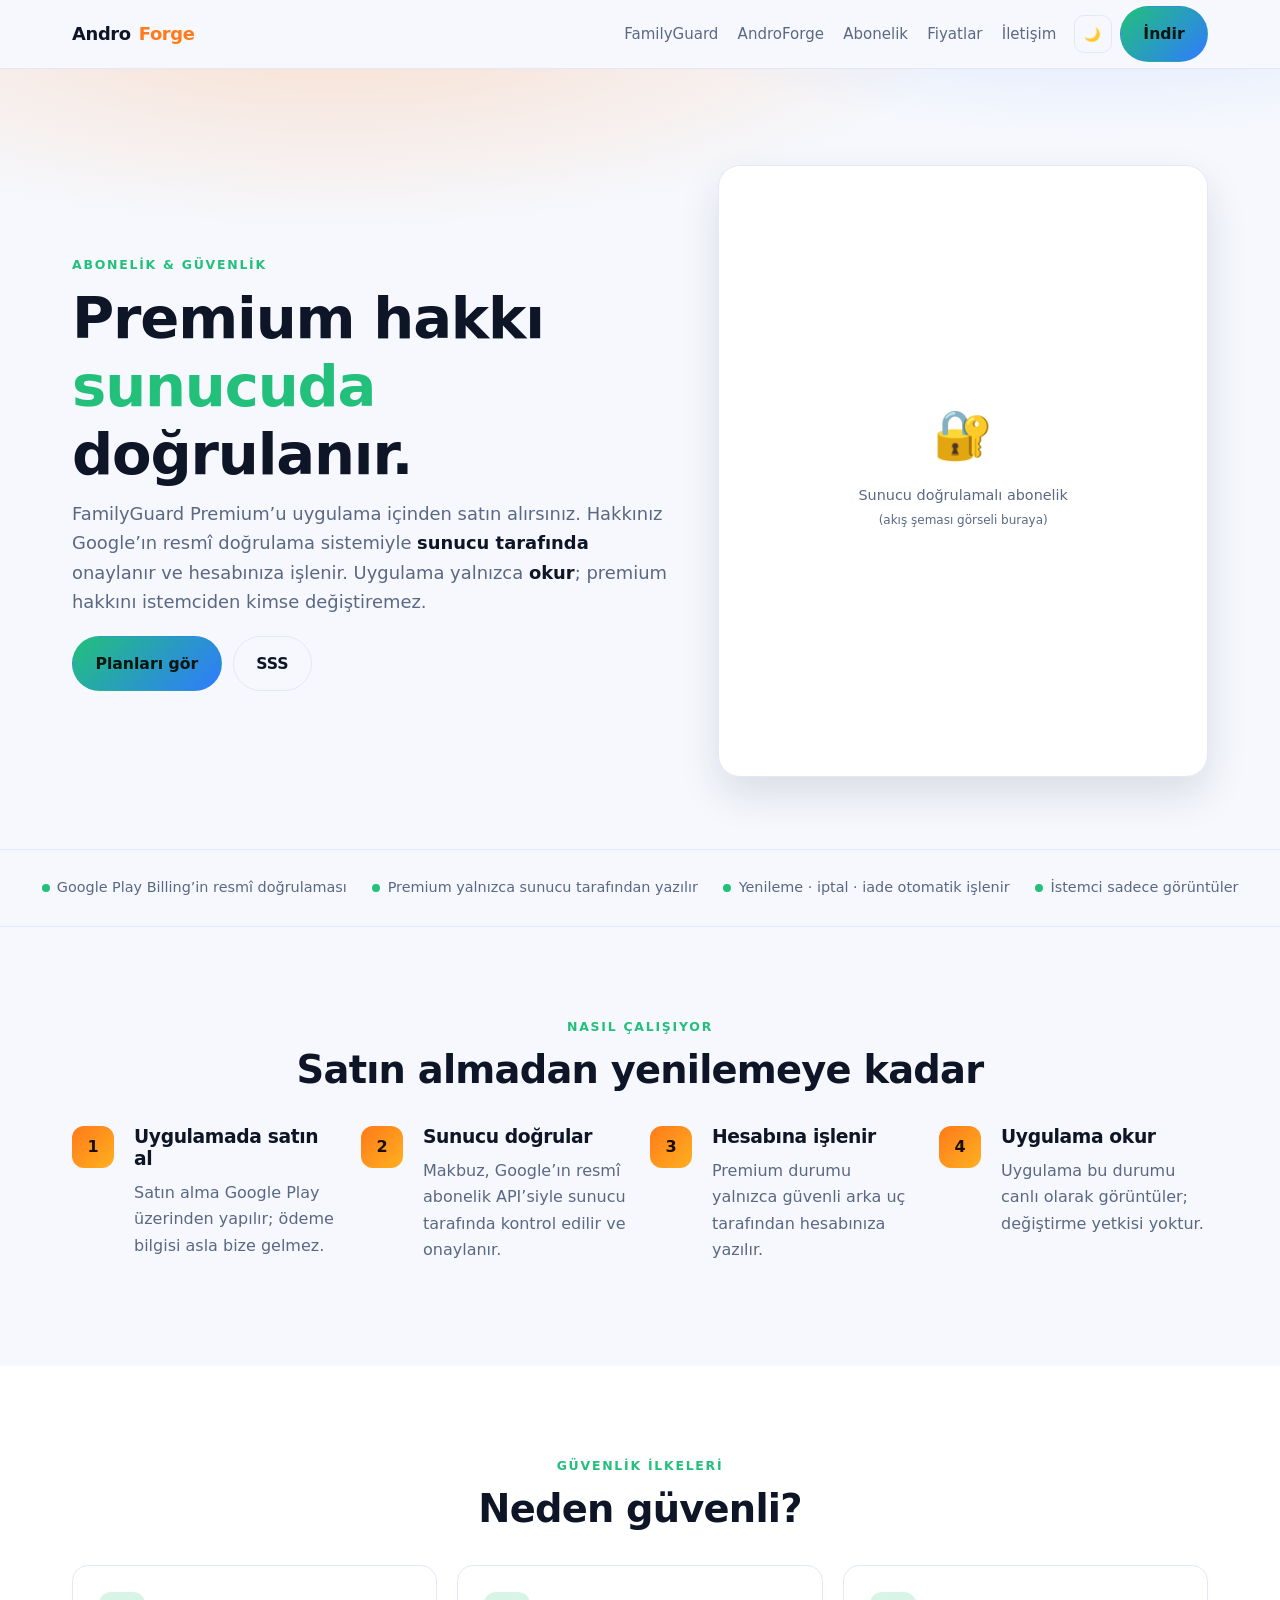
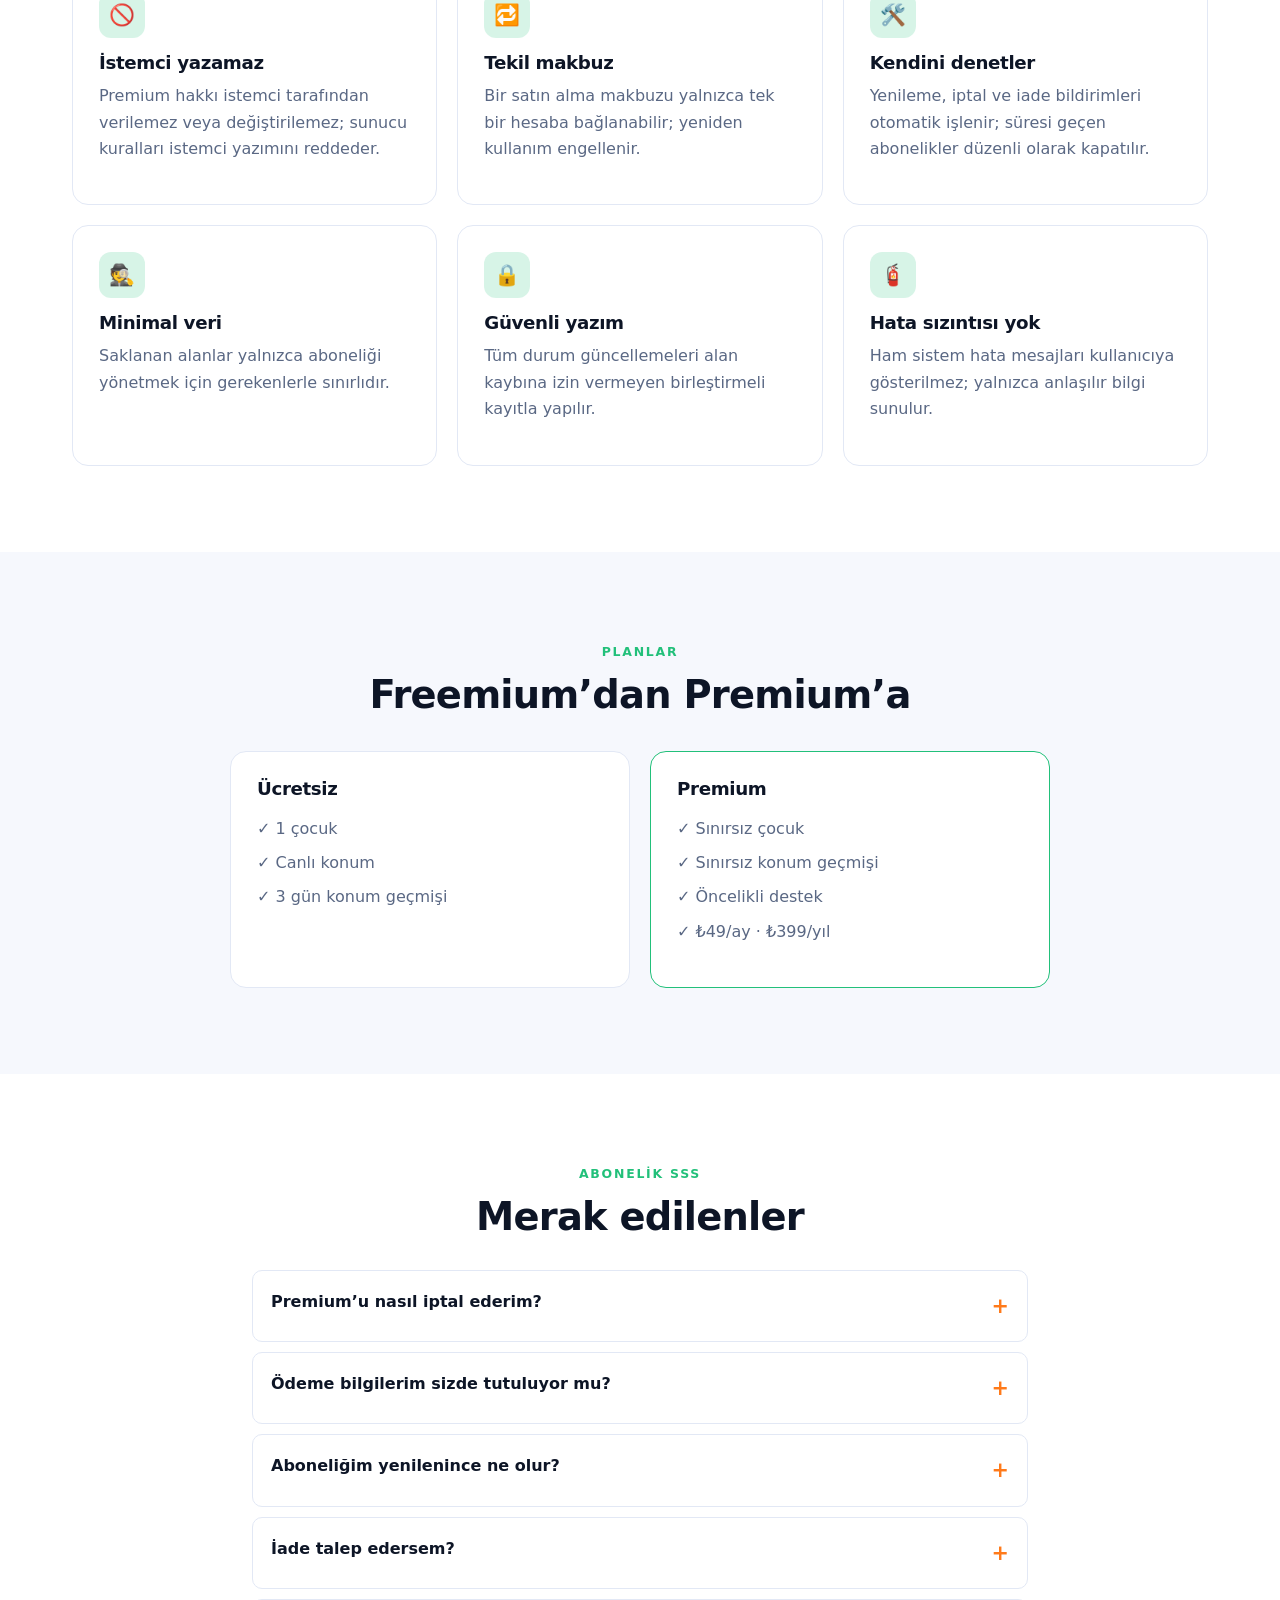
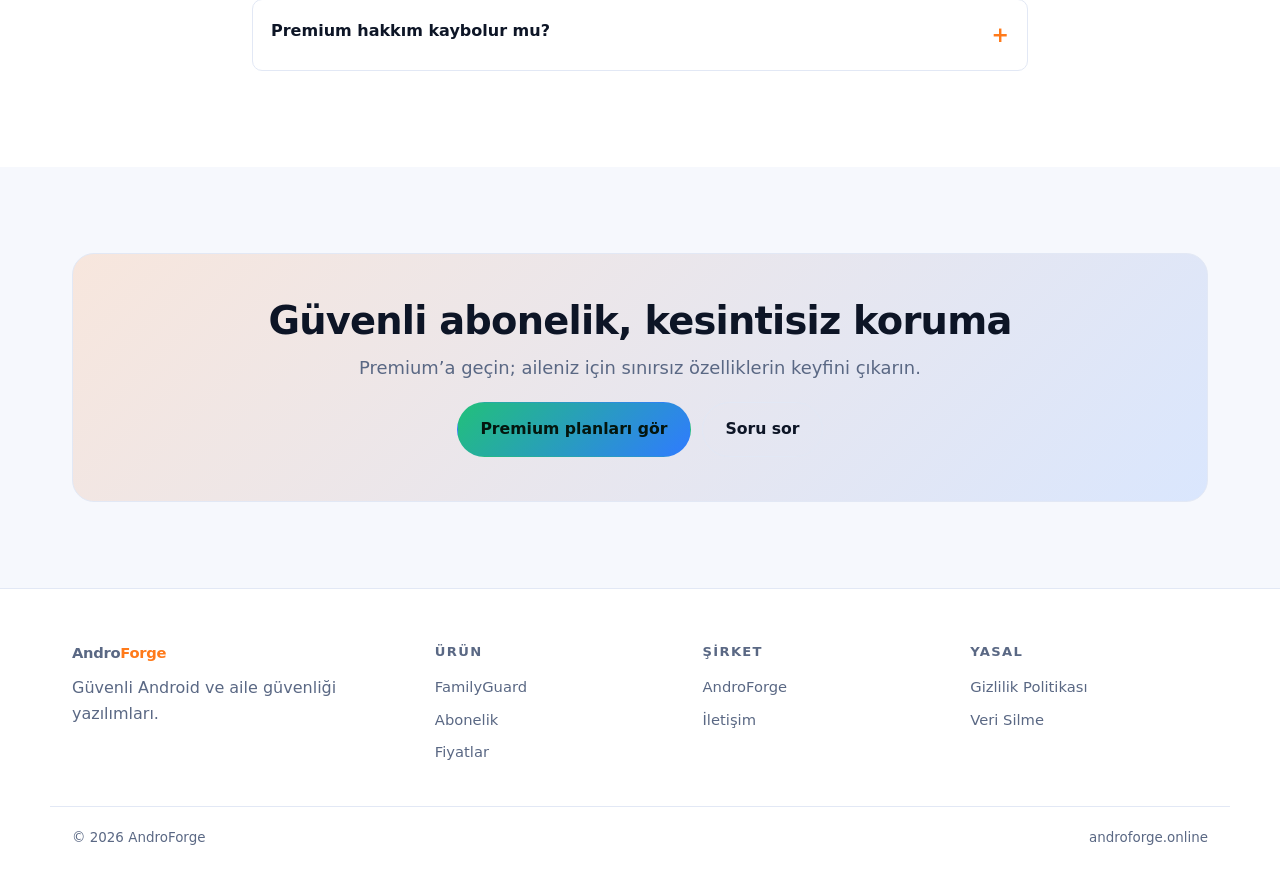
<file: abonelik.html>
<!DOCTYPE html>
<html lang="tr" data-theme="dark">
<head>
<meta charset="UTF-8">
<script>document.documentElement.classList.add('js')</script>
<meta name="viewport" content="width=device-width,initial-scale=1">
<title>Abonelik ve satın alma güvenliği · FamilyGuard</title>
<meta name="description" content="FamilyGuard Premium, Google Play üzerinden sunucu tarafında doğrulanır. Premium hakkı istemci tarafından değiştirilemez; her yenileme, iptal ve iade otomatik işlenir.">
<link rel="canonical" href="https://androforge.online/abonelik.html">
<meta property="og:title" content="Abonelik ve satın alma güvenliği · FamilyGuard">
<meta property="og:url" content="https://androforge.online/abonelik.html">
<meta property="og:image" content="https://androforge.online/assets/img/og.png">
<link rel="icon" href="/assets/img/favicon.svg" type="image/svg+xml">
<link rel="stylesheet" href="/assets/css/style.css">
</head>
<body>
<a class="skip" href="#main">İçeriğe geç</a>

<header class="nav">
  <div class="wrap nav__in">
    <a class="logo" href="/">Andro<b>Forge</b></a>
    <nav class="nav__links" aria-label="Ana menü">
      <a href="/familyguard.html">FamilyGuard</a>
      <a href="/androforge.html">AndroForge</a>
      <a href="/abonelik.html">Abonelik</a>
      <a href="/#fiyat">Fiyatlar</a>
      <a href="/iletisim.html">İletişim</a>
    </nav>
    <div class="nav__cta">
      <button class="icon-btn" data-theme-toggle aria-label="Tema değiştir">☀️</button>
      <a class="btn btn--guard btn--desk" href="/familyguard.html#indir">İndir</a>
      <button class="icon-btn burger" data-burger aria-label="Menü" aria-expanded="false">☰</button>
    </div>
  </div>
</header>

<main id="main">
  <section class="hero">
    <div class="wrap hero__grid">
      <div class="reveal">
        <span class="eyebrow" style="color:var(--guard)">Abonelik &amp; güvenlik</span>
        <h1>Premium hakkı <span style="color:var(--guard)">sunucuda</span> doğrulanır.</h1>
        <p class="lead" style="margin-left:0">FamilyGuard Premium’u uygulama içinden satın alırsınız. Hakkınız Google’ın resmî doğrulama sistemiyle <b style="color:var(--fg)">sunucu tarafında</b> onaylanır ve hesabınıza işlenir. Uygulama yalnızca <b style="color:var(--fg)">okur</b>; premium hakkını istemciden kimse değiştiremez.</p>
        <div class="hero__cta">
          <a class="btn btn--guard" href="/familyguard.html#fiyat">Planları gör</a>
          <a class="btn btn--ghost" href="/#sss">SSS</a>
        </div>
      </div>
      <div class="hero__shot reveal" aria-hidden="true">
        <div style="text-align:center;padding:20px">
          <div style="font-size:3rem">🔐</div>
          <p style="margin-top:10px">Sunucu doğrulamalı abonelik<br><small>(akış şeması görseli buraya)</small></p>
        </div>
      </div>
    </div>
  </section>

  <div class="trust">
    <span><i class="dot"></i> Google Play Billing’in resmî doğrulaması</span>
    <span><i class="dot"></i> Premium yalnızca sunucu tarafından yazılır</span>
    <span><i class="dot"></i> Yenileme · iptal · iade otomatik işlenir</span>
    <span><i class="dot"></i> İstemci sadece görüntüler</span>
  </div>

  <section class="section">
    <div class="wrap">
      <div class="center reveal"><span class="eyebrow" style="color:var(--guard)">Nasıl çalışıyor</span><h2>Satın almadan yenilemeye kadar</h2></div>
      <div class="grid grid--4 steps" style="margin-top:34px">
        <div class="step reveal"><h3>Uygulamada satın al</h3><p>Satın alma Google Play üzerinden yapılır; ödeme bilgisi asla bize gelmez.</p></div>
        <div class="step reveal"><h3>Sunucu doğrular</h3><p>Makbuz, Google’ın resmî abonelik API’siyle sunucu tarafında kontrol edilir ve onaylanır.</p></div>
        <div class="step reveal"><h3>Hesabına işlenir</h3><p>Premium durumu yalnızca güvenli arka uç tarafından hesabınıza yazılır.</p></div>
        <div class="step reveal"><h3>Uygulama okur</h3><p>Uygulama bu durumu canlı olarak görüntüler; değiştirme yetkisi yoktur.</p></div>
      </div>
    </div>
  </section>

  <section class="section section--soft">
    <div class="wrap">
      <div class="center reveal"><span class="eyebrow" style="color:var(--guard)">Güvenlik ilkeleri</span><h2>Neden güvenli?</h2></div>
      <div class="grid grid--3" style="margin-top:34px">
        <div class="card card--guard reveal"><div class="ico">🚫</div><h3>İstemci yazamaz</h3><p>Premium hakkı istemci tarafından verilemez veya değiştirilemez; sunucu kuralları istemci yazımını reddeder.</p></div>
        <div class="card card--guard reveal"><div class="ico">🔁</div><h3>Tekil makbuz</h3><p>Bir satın alma makbuzu yalnızca tek bir hesaba bağlanabilir; yeniden kullanım engellenir.</p></div>
        <div class="card card--guard reveal"><div class="ico">🛠️</div><h3>Kendini denetler</h3><p>Yenileme, iptal ve iade bildirimleri otomatik işlenir; süresi geçen abonelikler düzenli olarak kapatılır.</p></div>
        <div class="card card--guard reveal"><div class="ico">🕵️</div><h3>Minimal veri</h3><p>Saklanan alanlar yalnızca aboneliği yönetmek için gerekenlerle sınırlıdır.</p></div>
        <div class="card card--guard reveal"><div class="ico">🔒</div><h3>Güvenli yazım</h3><p>Tüm durum güncellemeleri alan kaybına izin vermeyen birleştirmeli kayıtla yapılır.</p></div>
        <div class="card card--guard reveal"><div class="ico">🧯</div><h3>Hata sızıntısı yok</h3><p>Ham sistem hata mesajları kullanıcıya gösterilmez; yalnızca anlaşılır bilgi sunulur.</p></div>
      </div>
    </div>
  </section>

  <section class="section">
    <div class="wrap">
      <div class="center reveal"><span class="eyebrow" style="color:var(--guard)">Planlar</span><h2>Freemium’dan Premium’a</h2></div>
      <div class="grid grid--2" style="margin-top:34px;max-width:820px;margin-inline:auto">
        <div class="card card--guard reveal">
          <h3>Ücretsiz</h3>
          <ul style="list-style:none;padding:0;display:grid;gap:.5rem;color:var(--muted)">
            <li>✓ 1 çocuk</li><li>✓ Canlı konum</li><li>✓ 3 gün konum geçmişi</li>
          </ul>
        </div>
        <div class="card card--guard reveal" style="border-color:var(--guard)">
          <h3>Premium</h3>
          <ul style="list-style:none;padding:0;display:grid;gap:.5rem;color:var(--muted)">
            <li>✓ Sınırsız çocuk</li><li>✓ Sınırsız konum geçmişi</li><li>✓ Öncelikli destek</li><li>✓ ₺49/ay · ₺399/yıl</li>
          </ul>
        </div>
      </div>
    </div>
  </section>

  <section class="section section--soft">
    <div class="wrap faq">
      <div class="center reveal"><span class="eyebrow" style="color:var(--guard)">Abonelik SSS</span><h2>Merak edilenler</h2></div>
      <details class="reveal" style="margin-top:30px"><summary>Premium’u nasıl iptal ederim?</summary><p>Aboneliği Google Play hesabınızdan iptal edebilirsiniz. İptal bilgisi sunucumuza otomatik ulaşır ve hakkınız dönem sonunda kapanır.</p></details>
      <details class="reveal"><summary>Ödeme bilgilerim sizde tutuluyor mu?</summary><p>Hayır. Ödeme tamamen Google Play üzerinden yürür; kart bilgisi bize hiçbir aşamada ulaşmaz.</p></details>
      <details class="reveal"><summary>Aboneliğim yenilenince ne olur?</summary><p>Google’ın gerçek zamanlı bildirimleri ile durum otomatik yeniden doğrulanır ve Premium hakkınız kesintisiz devam eder.</p></details>
      <details class="reveal"><summary>İade talep edersem?</summary><p>İade Google Play politikalarına göre işlenir; iade olayı sistemimize otomatik yansır.</p></details>
      <details class="reveal"><summary>Premium hakkım kaybolur mu?</summary><p>Hakkınız hesabınıza sunucu tarafında işlenir ve uygulama bunu yalnızca görüntüler. İstemciden değiştirilmesi mümkün değildir.</p></details>
    </div>
  </section>

  <section class="section">
    <div class="wrap"><div class="band reveal">
      <h2>Güvenli abonelik, kesintisiz koruma</h2>
      <p class="lead">Premium’a geçin; aileniz için sınırsız özelliklerin keyfini çıkarın.</p>
      <div class="hero__cta" style="justify-content:center">
        <a class="btn btn--guard" href="/familyguard.html#fiyat">Premium planları gör</a>
        <a class="btn btn--ghost" href="/iletisim.html">Soru sor</a>
      </div>
    </div></div>
  </section>
</main>

<footer class="foot">
  <div class="wrap foot__grid">
    <div><a class="logo" href="/">Andro<b>Forge</b></a><p style="margin-top:.6rem">Güvenli Android ve aile güvenliği yazılımları.</p></div>
    <div><h4>Ürün</h4><a href="/familyguard.html">FamilyGuard</a><a href="/abonelik.html">Abonelik</a><a href="/#fiyat">Fiyatlar</a></div>
    <div><h4>Şirket</h4><a href="/androforge.html">AndroForge</a><a href="/iletisim.html">İletişim</a></div>
    <div><h4>Yasal</h4><a href="https://arasnebi.github.io/familyguard-legal/gizlilik-politikasi.html">Gizlilik Politikası</a><a href="https://arasnebi.github.io/familyguard-legal/veri-silme.html">Veri Silme</a></div>
  </div>
  <div class="wrap foot__base"><span>© <span data-year></span> AndroForge</span><span>androforge.online</span></div>
</footer>
<script src="/assets/js/main.js" defer></script>
</body>
</html>
</file>
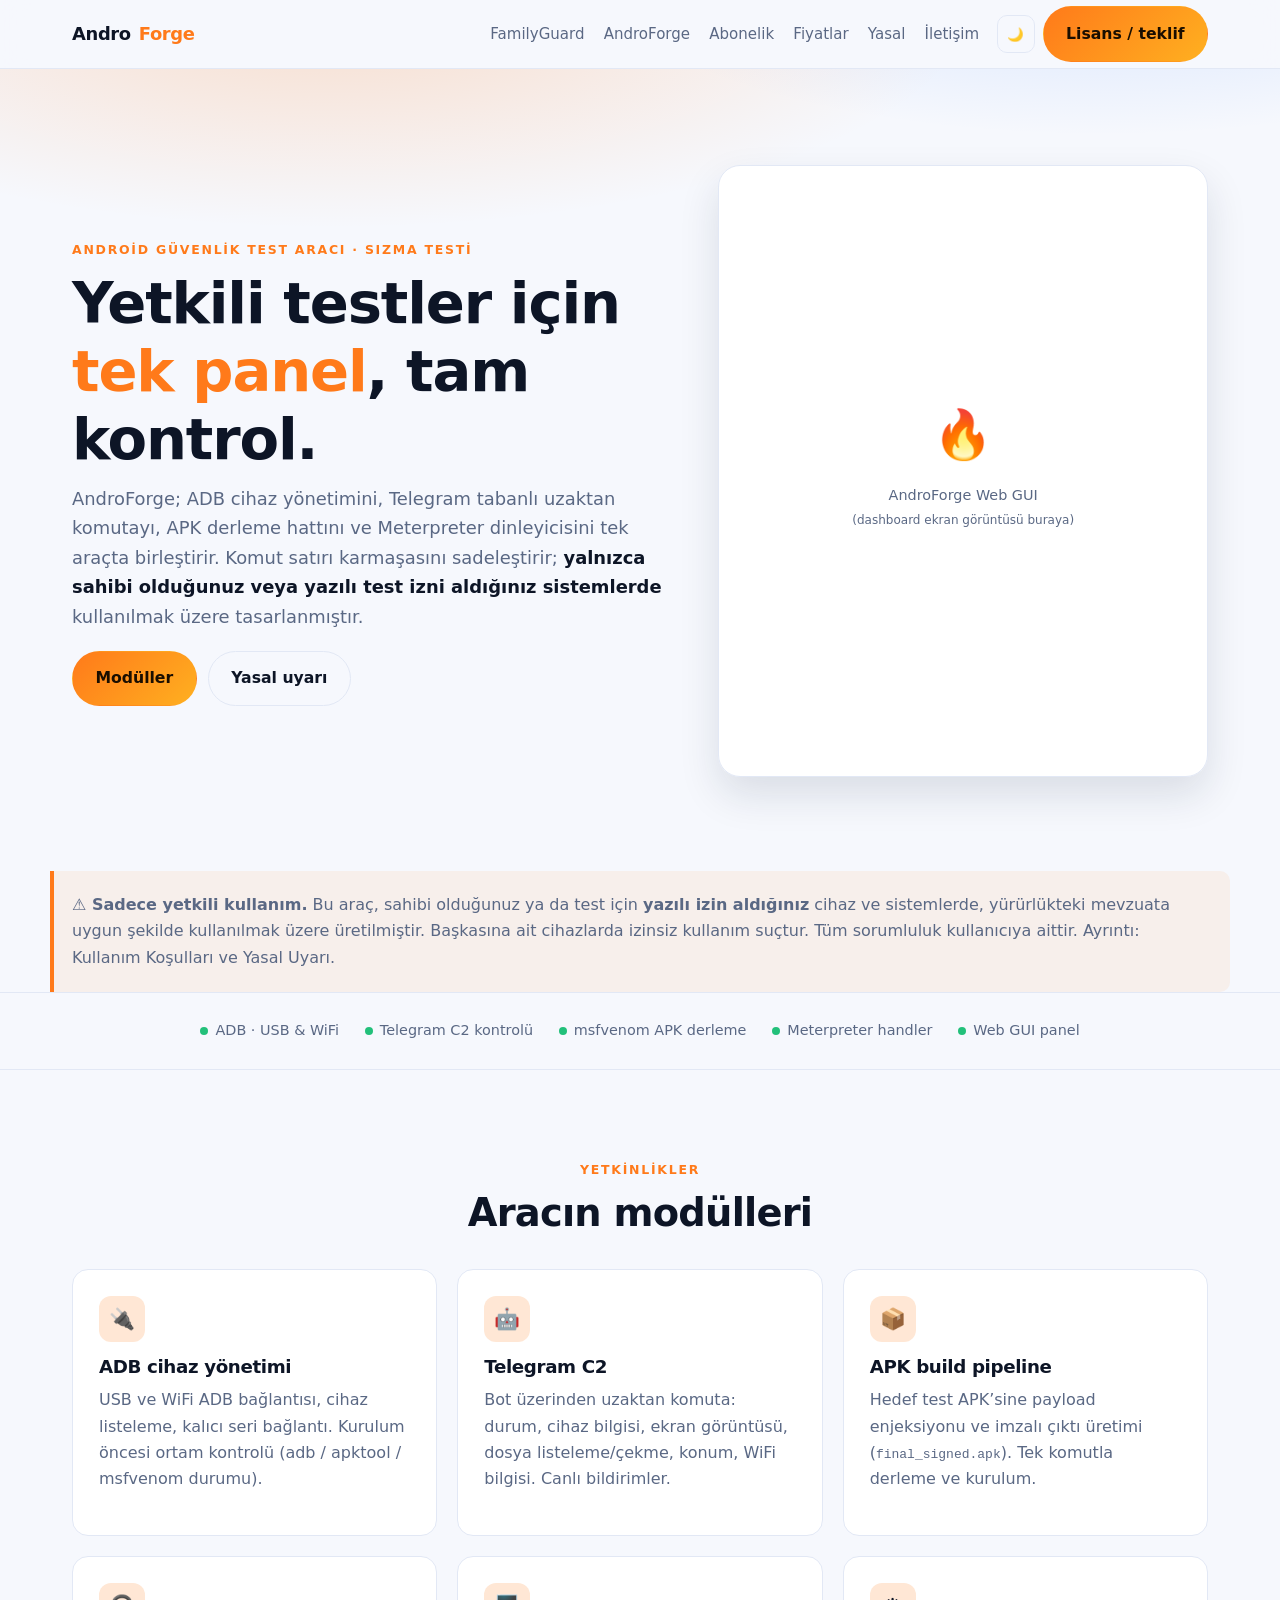
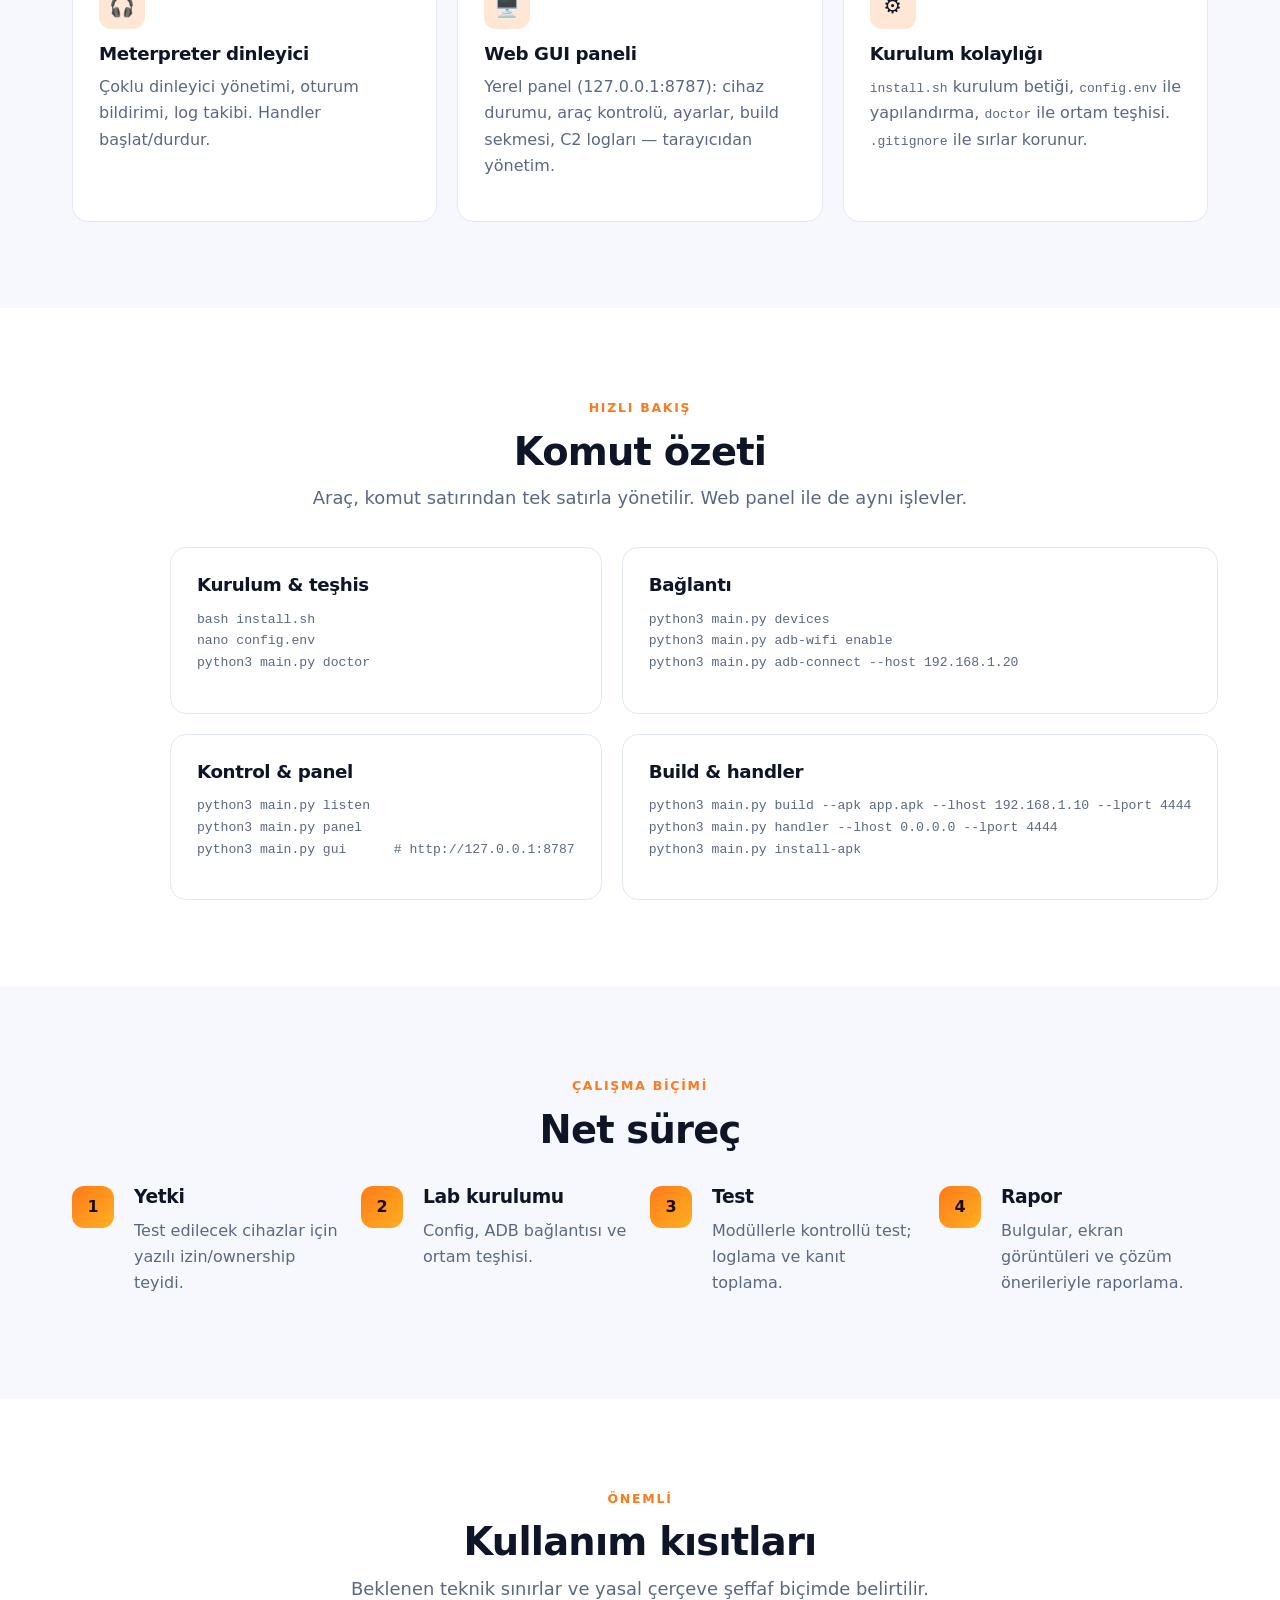
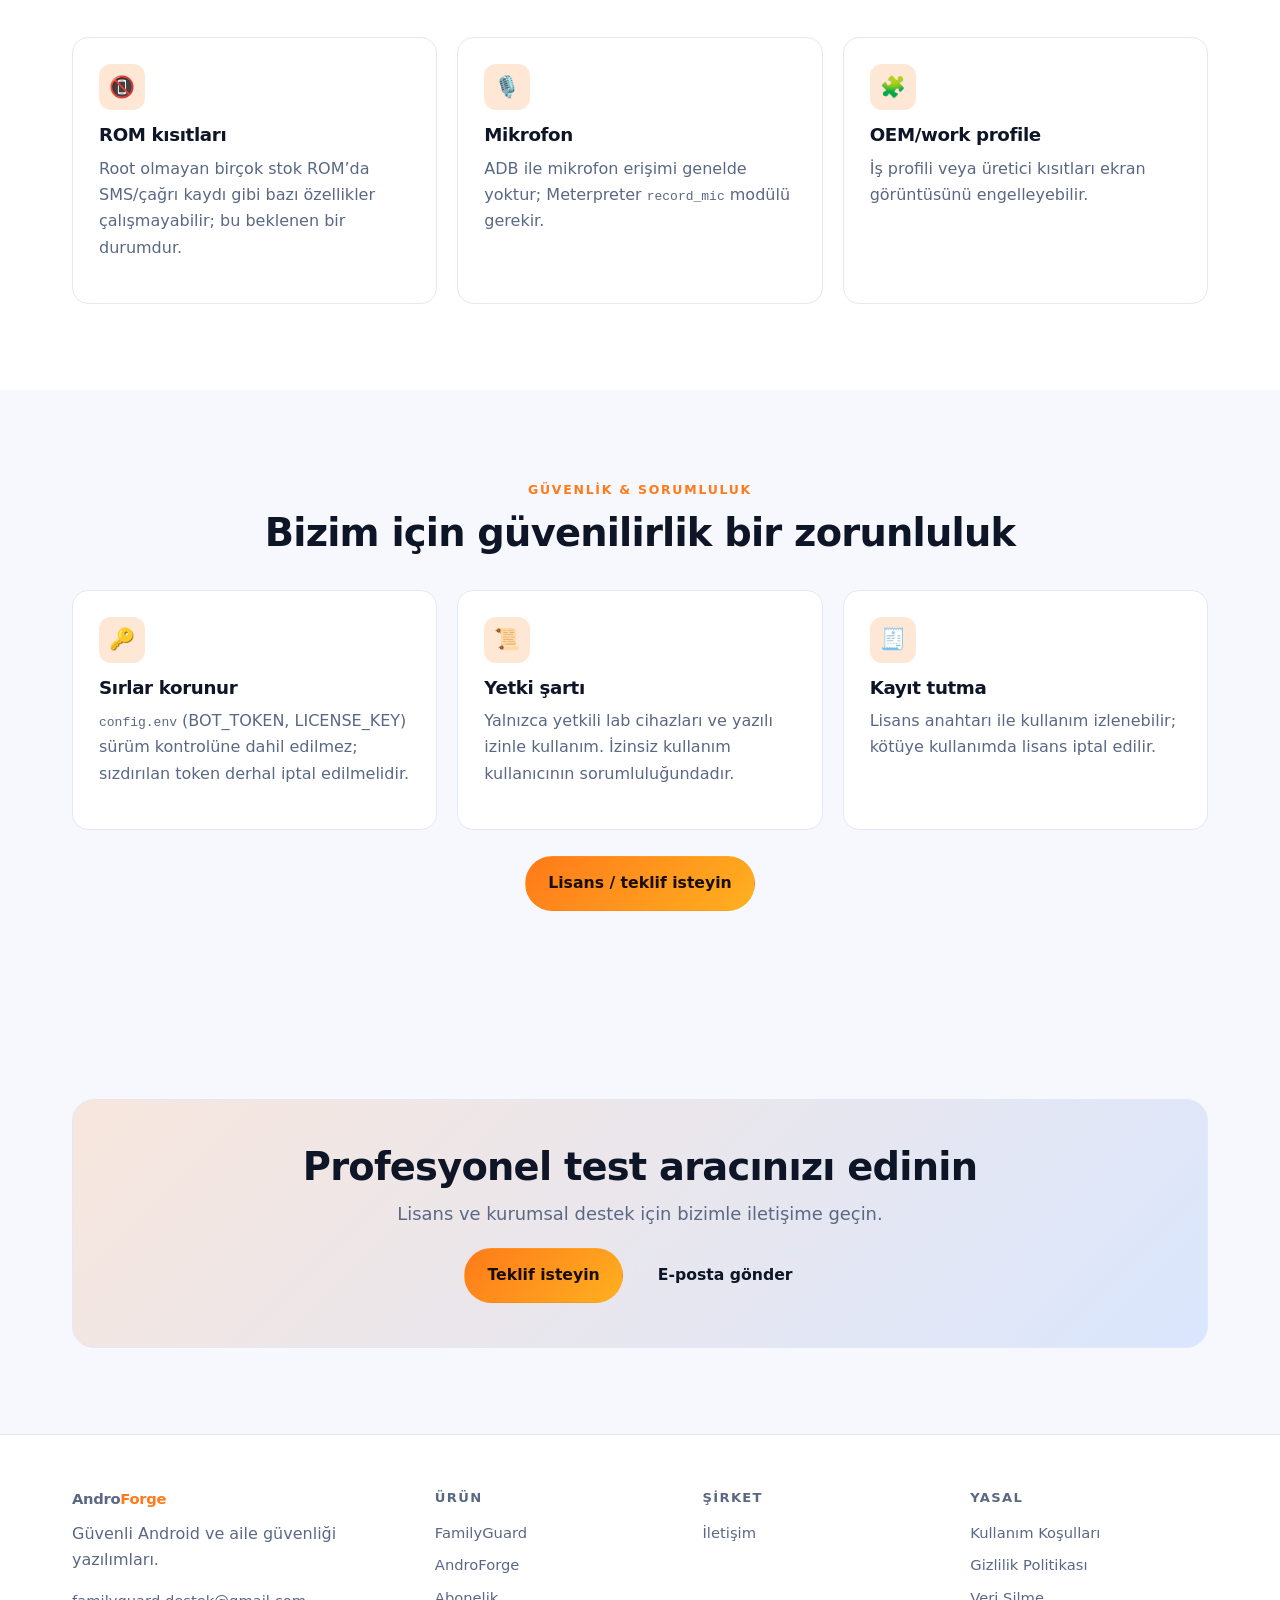
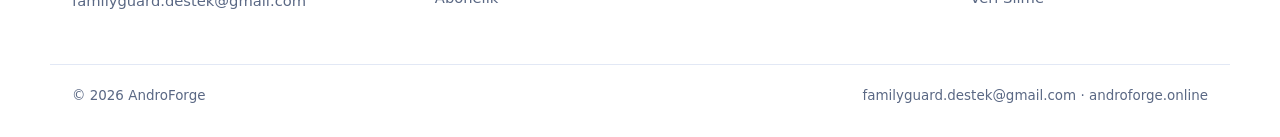
<file: androforge.html>
<!DOCTYPE html>
<html lang="tr" data-theme="dark">
<head>
<meta charset="UTF-8">
<script>document.documentElement.classList.add('js')</script>
<meta name="viewport" content="width=device-width,initial-scale=1">
<title>AndroForge – Android Güvenlik Test Aracı: ADB, Telegram C2 ve APK Derleme</title>
<meta name="description" content="AndroForge; ADB cihaz yönetimi, Telegram tabanlı uzaktan komuta, msfvenom APK derleme hattı, Meterpreter dinleyici ve Web GUI panelini tek araçta birleştiren profesyonel Android güvenlik test aracıdır. Yalnızca yetkili testler için.">
<meta name="keywords" content="android güvenlik test aracı, adb aracı, adb wifi bağlantı, telefon güvenlik testi, apk derleme, apk imzalama, sızma testi aracı, pentest aracı, telegram bot uzaktan yönetim, meterpreter, msfvenom, web gui panel, androforge">
<meta name="robots" content="index,follow,max-image-preview:large">
<link rel="canonical" href="https://androforge.online/androforge.html">
<meta property="og:type" content="product">
<meta property="og:locale" content="tr_TR">
<meta property="og:title" content="AndroForge – Android Güvenlik Test Aracı">
<meta property="og:description" content="ADB, Telegram C2, APK derleme ve Meterpreter; tek panelde. Yalnızca yetkili sızma testleri için.">
<meta property="og:url" content="https://androforge.online/androforge.html">
<meta property="og:image" content="https://androforge.online/assets/img/og.png">
<link rel="icon" href="/assets/img/favicon.svg" type="image/svg+xml">
<link rel="stylesheet" href="/assets/css/style.css">
</head>
<body>
<a class="skip" href="#main">İçeriğe geç</a>

<header class="nav">
  <div class="wrap nav__in">
    <a class="logo" href="/">Andro<b>Forge</b></a>
    <nav class="nav__links" aria-label="Ana menü">
      <a href="/familyguard.html">FamilyGuard</a>
      <a href="/androforge.html">AndroForge</a>
      <a href="/abonelik.html">Abonelik</a>
      <a href="/#fiyat">Fiyatlar</a>
      <a href="/yasal.html">Yasal</a>
      <a href="/iletisim.html">İletişim</a>
    </nav>
    <div class="nav__cta">
      <button class="icon-btn" data-theme-toggle aria-label="Tema değiştir">☀️</button>
      <a class="btn btn--brand btn--desk" href="/iletisim.html">Lisans / teklif</a>
      <button class="icon-btn burger" data-burger aria-label="Menü" aria-expanded="false">☰</button>
    </div>
  </div>
</header>

<main id="main">
  <section class="hero">
    <div class="wrap hero__grid">
      <div class="reveal">
        <span class="eyebrow">Android güvenlik test aracı · Sızma testi</span>
        <h1>Yetkili testler için <span style="color:var(--brand)">tek panel</span>, tam kontrol.</h1>
        <p class="lead" style="margin-left:0">AndroForge; ADB cihaz yönetimini, Telegram tabanlı uzaktan komutayı, APK derleme hattını ve Meterpreter dinleyicisini tek araçta birleştirir. Komut satırı karmaşasını sadeleştirir; <b style="color:var(--fg)">yalnızca sahibi olduğunuz veya yazılı test izni aldığınız sistemlerde</b> kullanılmak üzere tasarlanmıştır.</p>
        <div class="hero__cta">
          <a class="btn btn--brand" href="#moduller">Modüller</a>
          <a class="btn btn--ghost" href="/yasal.html">Yasal uyarı</a>
        </div>
      </div>
      <div class="hero__shot reveal" aria-hidden="true">
        <div style="text-align:center;padding:20px">
          <div style="font-size:3rem">🔥</div>
          <p style="margin-top:10px">AndroForge Web GUI<br><small>(dashboard ekran görüntüsü buraya)</small></p>
        </div>
      </div>
    </div>
  </section>

  <div class="warnbox reveal" style="margin:0 auto;max-width:var(--maxw);margin-top:22px">
    <p><b>⚠️ Sadece yetkili kullanım.</b> Bu araç, sahibi olduğunuz ya da test için <b>yazılı izin aldığınız</b> cihaz ve sistemlerde, yürürlükteki mevzuata uygun şekilde kullanılmak üzere üretilmiştir. Başkasına ait cihazlarda izinsiz kullanım suçtur. Tüm sorumluluk kullanıcıya aittir. Ayrıntı: <a href="/yasal.html">Kullanım Koşulları ve Yasal Uyarı</a>.</p>
  </div>

  <div class="trust">
    <span><i class="dot"></i> ADB · USB &amp; WiFi</span>
    <span><i class="dot"></i> Telegram C2 kontrolü</span>
    <span><i class="dot"></i> msfvenom APK derleme</span>
    <span><i class="dot"></i> Meterpreter handler</span>
    <span><i class="dot"></i> Web GUI panel</span>
  </div>

  <section class="section" id="moduller">
    <div class="wrap">
      <div class="center reveal"><span class="eyebrow">Yetkinlikler</span><h2>Aracın modülleri</h2></div>
      <div class="grid grid--3" style="margin-top:34px">
        <div class="card reveal"><div class="ico">🔌</div><h3>ADB cihaz yönetimi</h3><p>USB ve WiFi ADB bağlantısı, cihaz listeleme, kalıcı seri bağlantı. Kurulum öncesi ortam kontrolü (adb / apktool / msfvenom durumu).</p></div>
        <div class="card reveal"><div class="ico">🤖</div><h3>Telegram C2</h3><p>Bot üzerinden uzaktan komuta: durum, cihaz bilgisi, ekran görüntüsü, dosya listeleme/çekme, konum, WiFi bilgisi. Canlı bildirimler.</p></div>
        <div class="card reveal"><div class="ico">📦</div><h3>APK build pipeline</h3><p>Hedef test APK’sine payload enjeksiyonu ve imzalı çıktı üretimi (<code>final_signed.apk</code>). Tek komutla derleme ve kurulum.</p></div>
        <div class="card reveal"><div class="ico">🎧</div><h3>Meterpreter dinleyici</h3><p>Çoklu dinleyici yönetimi, oturum bildirimi, log takibi. Handler başlat/durdur.</p></div>
        <div class="card reveal"><div class="ico">🖥️</div><h3>Web GUI paneli</h3><p>Yerel panel (127.0.0.1:8787): cihaz durumu, araç kontrolü, ayarlar, build sekmesi, C2 logları — tarayıcıdan yönetim.</p></div>
        <div class="card reveal"><div class="ico">⚙️</div><h3>Kurulum kolaylığı</h3><p><code>install.sh</code> kurulum betiği, <code>config.env</code> ile yapılandırma, <code>doctor</code> ile ortam teşhisi. <code>.gitignore</code> ile sırlar korunur.</p></div>
      </div>
    </div>
  </section>

  <section class="section section--soft">
    <div class="wrap">
      <div class="center reveal"><span class="eyebrow">Hızlı bakış</span><h2>Komut özeti</h2>
        <p class="lead">Araç, komut satırından tek satırla yönetilir. Web panel ile de aynı işlevler.</p></div>
      <div class="grid grid--2" style="margin-top:34px;max-width:940px;margin-inline:auto">
        <div class="card reveal"><h3>Kurulum &amp; teşhis</h3>
          <pre style="overflow-x:auto;color:var(--muted);font-size:.82rem">bash install.sh
nano config.env
python3 main.py doctor</pre>
        </div>
        <div class="card reveal"><h3>Bağlantı</h3>
          <pre style="overflow-x:auto;color:var(--muted);font-size:.82rem">python3 main.py devices
python3 main.py adb-wifi enable
python3 main.py adb-connect --host 192.168.1.20</pre>
        </div>
        <div class="card reveal"><h3>Kontrol &amp; panel</h3>
          <pre style="overflow-x:auto;color:var(--muted);font-size:.82rem">python3 main.py listen
python3 main.py panel
python3 main.py gui      # http://127.0.0.1:8787</pre>
        </div>
        <div class="card reveal"><h3>Build &amp; handler</h3>
          <pre style="overflow-x:auto;color:var(--muted);font-size:.82rem">python3 main.py build --apk app.apk --lhost 192.168.1.10 --lport 4444
python3 main.py handler --lhost 0.0.0.0 --lport 4444
python3 main.py install-apk</pre>
        </div>
      </div>
    </div>
  </section>

  <section class="section">
    <div class="wrap">
      <div class="center reveal"><span class="eyebrow">Çalışma biçimi</span><h2>Net süreç</h2></div>
      <div class="grid grid--4 steps" style="margin-top:34px">
        <div class="step reveal"><h3>Yetki</h3><p>Test edilecek cihazlar için yazılı izin/ownership teyidi.</p></div>
        <div class="step reveal"><h3>Lab kurulumu</h3><p>Config, ADB bağlantısı ve ortam teşhisi.</p></div>
        <div class="step reveal"><h3>Test</h3><p>Modüllerle kontrollü test; loglama ve kanıt toplama.</p></div>
        <div class="step reveal"><h3>Rapor</h3><p>Bulgular, ekran görüntüleri ve çözüm önerileriyle raporlama.</p></div>
      </div>
    </div>
  </section>

  <section class="section section--soft">
    <div class="wrap">
      <div class="center reveal"><span class="eyebrow">Önemli</span><h2>Kullanım kısıtları</h2>
        <p class="lead">Beklenen teknik sınırlar ve yasal çerçeve şeffaf biçimde belirtilir.</p></div>
      <div class="grid grid--3" style="margin-top:34px">
        <div class="card reveal"><div class="ico">📵</div><h3>ROM kısıtları</h3><p>Root olmayan birçok stok ROM’da SMS/çağrı kaydı gibi bazı özellikler çalışmayabilir; bu beklenen bir durumdur.</p></div>
        <div class="card reveal"><div class="ico">🎙️</div><h3>Mikrofon</h3><p>ADB ile mikrofon erişimi genelde yoktur; Meterpreter <code>record_mic</code> modülü gerekir.</p></div>
        <div class="card reveal"><div class="ico">🧩</div><h3>OEM/work profile</h3><p>İş profili veya üretici kısıtları ekran görüntüsünü engelleyebilir.</p></div>
      </div>
    </div>
  </section>

  <section class="section" id="guvenlik">
    <div class="wrap">
      <div class="center reveal"><span class="eyebrow">Güvenlik &amp; sorumluluk</span><h2>Bizim için güvenilirlik bir zorunluluk</h2></div>
      <div class="grid grid--3" style="margin-top:34px">
        <div class="card reveal"><div class="ico">🔑</div><h3>Sırlar korunur</h3><p><code>config.env</code> (BOT_TOKEN, LICENSE_KEY) sürüm kontrolüne dahil edilmez; sızdırılan token derhal iptal edilmelidir.</p></div>
        <div class="card reveal"><div class="ico">📜</div><h3>Yetki şartı</h3><p>Yalnızca yetkili lab cihazları ve yazılı izinle kullanım. İzinsiz kullanım kullanıcının sorumluluğundadır.</p></div>
        <div class="card reveal"><div class="ico">🧾</div><h3>Kayıt tutma</h3><p>Lisans anahtarı ile kullanım izlenebilir; kötüye kullanımda lisans iptal edilir.</p></div>
      </div>
      <p class="center" style="margin-top:26px"><a class="btn btn--brand" href="/iletisim.html">Lisans / teklif isteyin</a></p>
    </div>
  </section>

  <section class="section">
    <div class="wrap"><div class="band reveal">
      <h2>Profesyonel test aracınızı edinin</h2>
      <p class="lead">Lisans ve kurumsal destek için bizimle iletişime geçin.</p>
      <div class="hero__cta" style="justify-content:center">
        <a class="btn btn--brand" href="/iletisim.html">Teklif isteyin</a>
        <a class="btn btn--ghost" href="mailto:familyguard.destek@gmail.com">E-posta gönder</a>
      </div>
    </div></div>
  </section>
</main>

<footer class="foot">
  <div class="wrap foot__grid">
    <div><a class="logo" href="/">Andro<b>Forge</b></a><p style="margin-top:.6rem">Güvenli Android ve aile güvenliği yazılımları.</p><p style="font-size:.85rem"><a href="mailto:familyguard.destek@gmail.com">familyguard.destek@gmail.com</a></p></div>
    <div><h4>Ürün</h4><a href="/familyguard.html">FamilyGuard</a><a href="/androforge.html">AndroForge</a><a href="/abonelik.html">Abonelik</a></div>
    <div><h4>Şirket</h4><a href="/iletisim.html">İletişim</a></div>
    <div><h4>Yasal</h4><a href="/yasal.html">Kullanım Koşulları</a><a href="https://arasnebi.github.io/familyguard-legal/gizlilik-politikasi.html">Gizlilik Politikası</a><a href="https://arasnebi.github.io/familyguard-legal/veri-silme.html">Veri Silme</a></div>
  </div>
  <div class="wrap foot__base"><span>© <span data-year></span> AndroForge</span><span>familyguard.destek@gmail.com · androforge.online</span></div>
</footer>
<script src="/assets/js/main.js" defer></script>
</body>
</html>
</file>
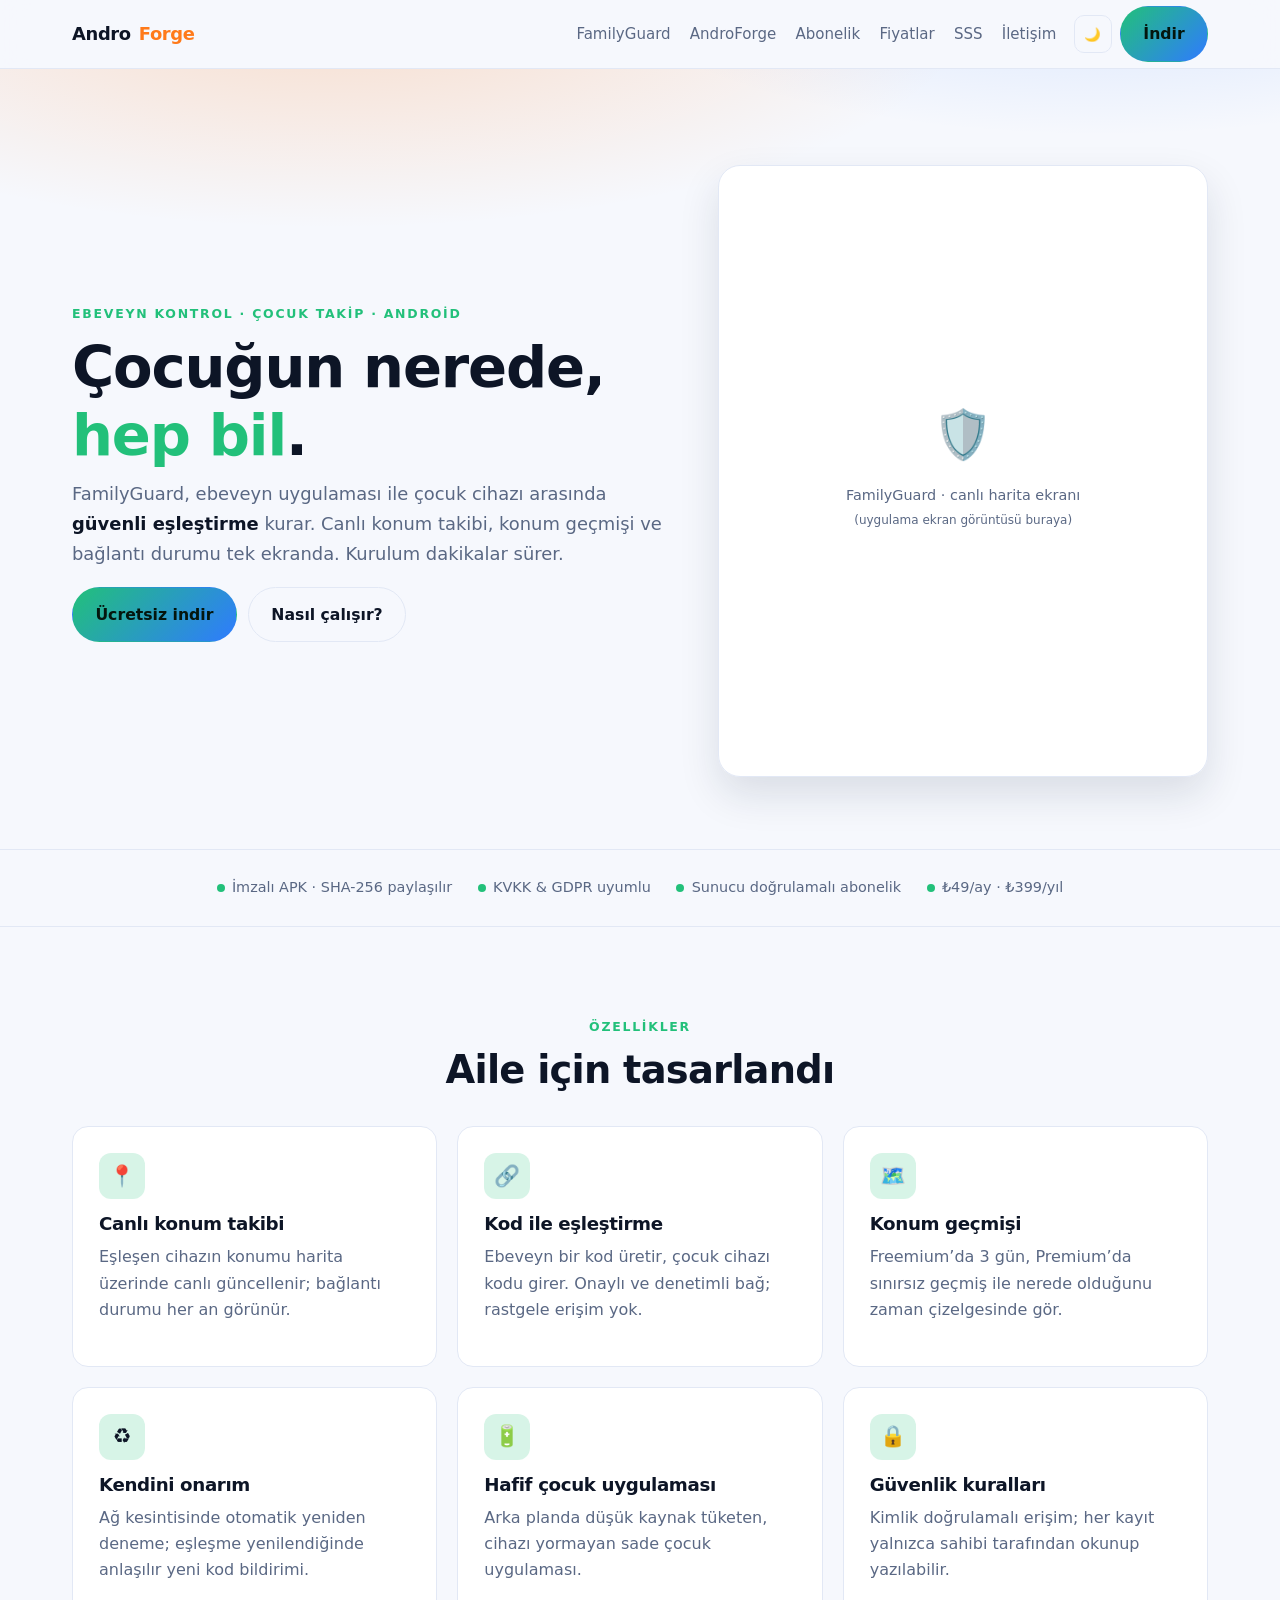
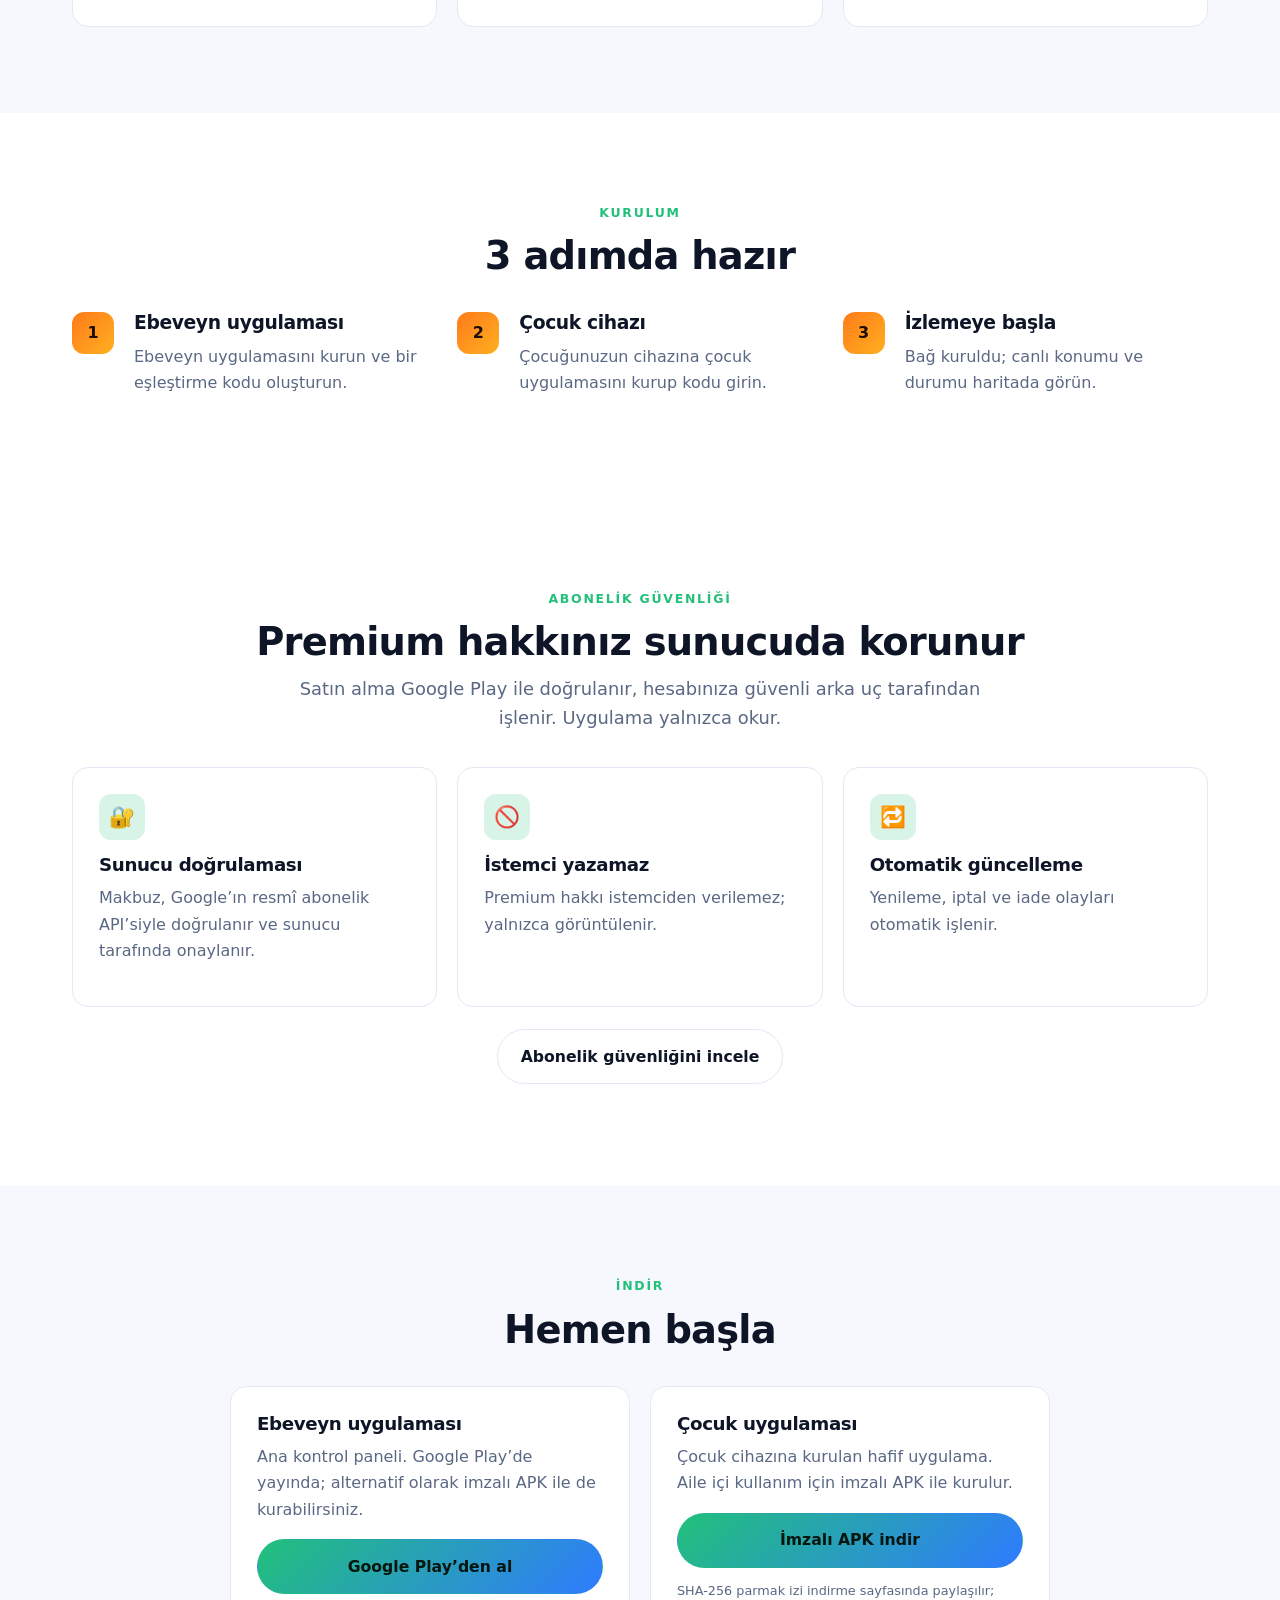
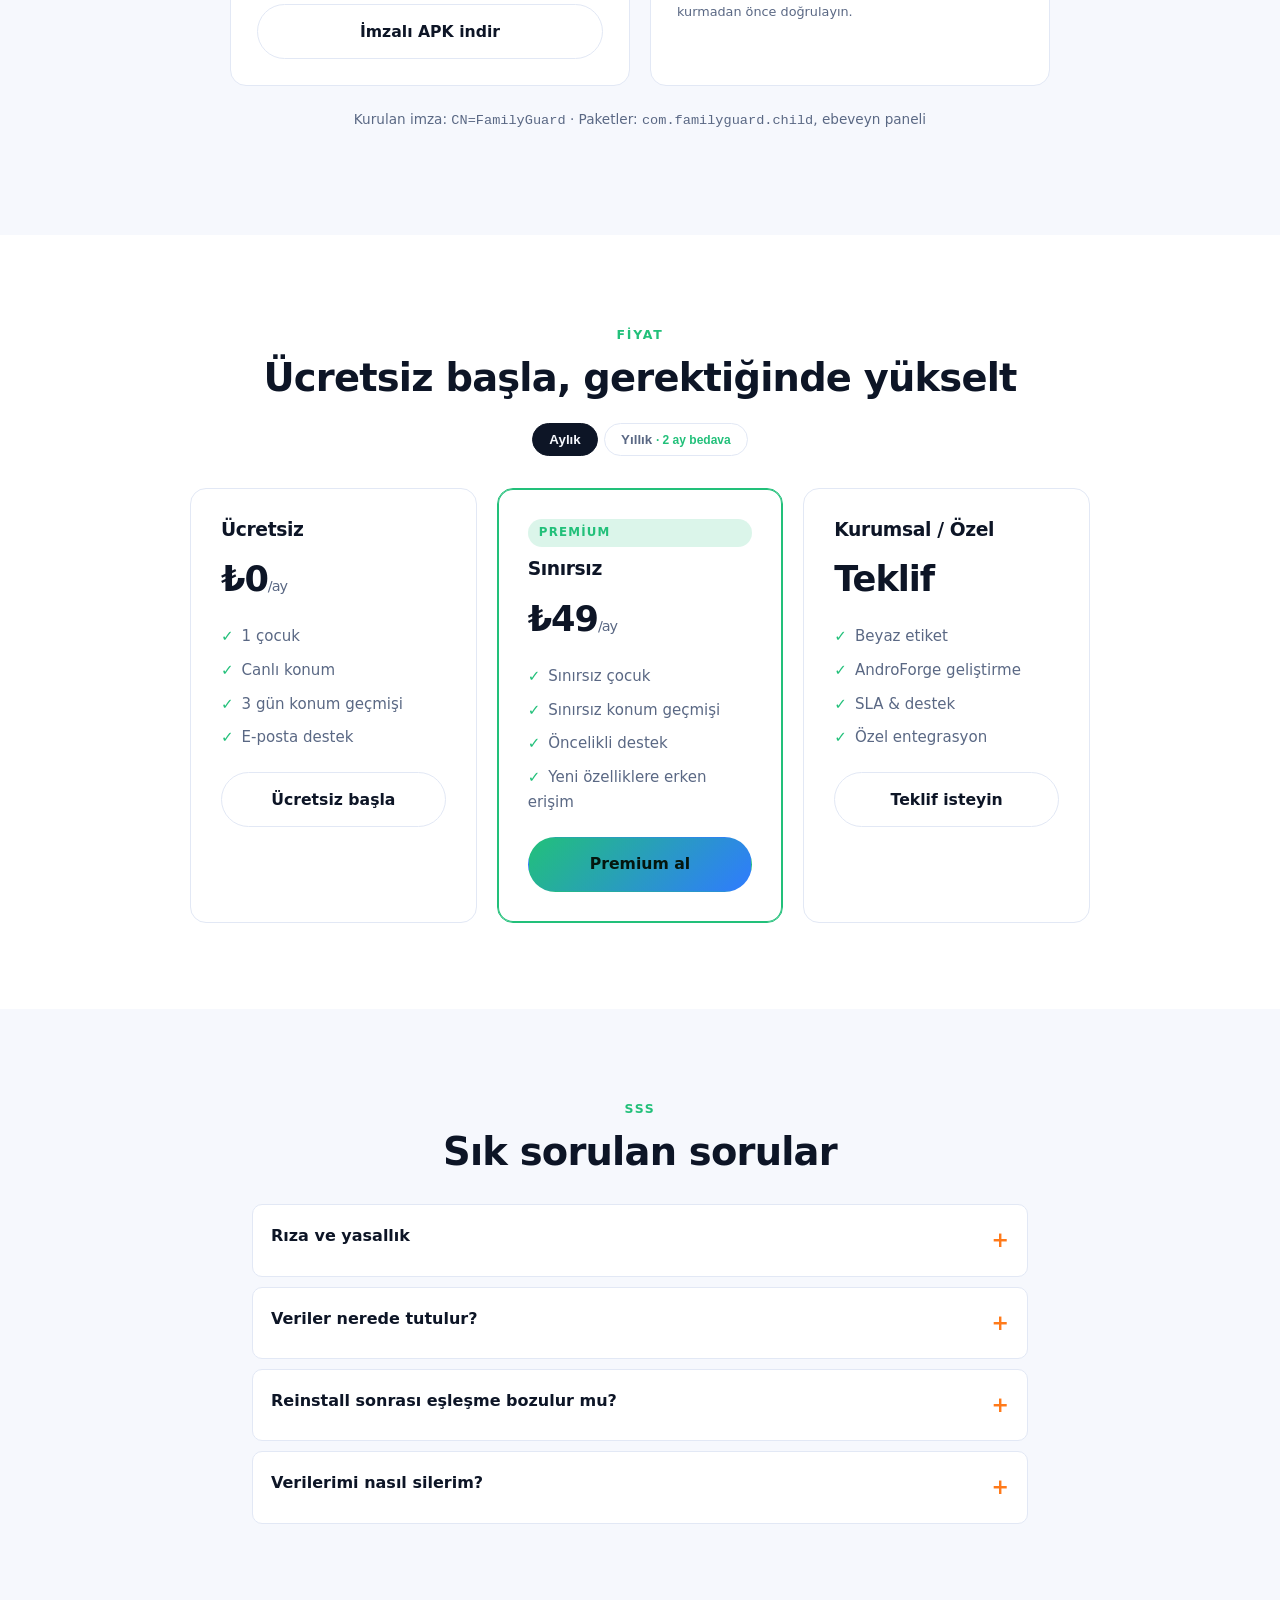
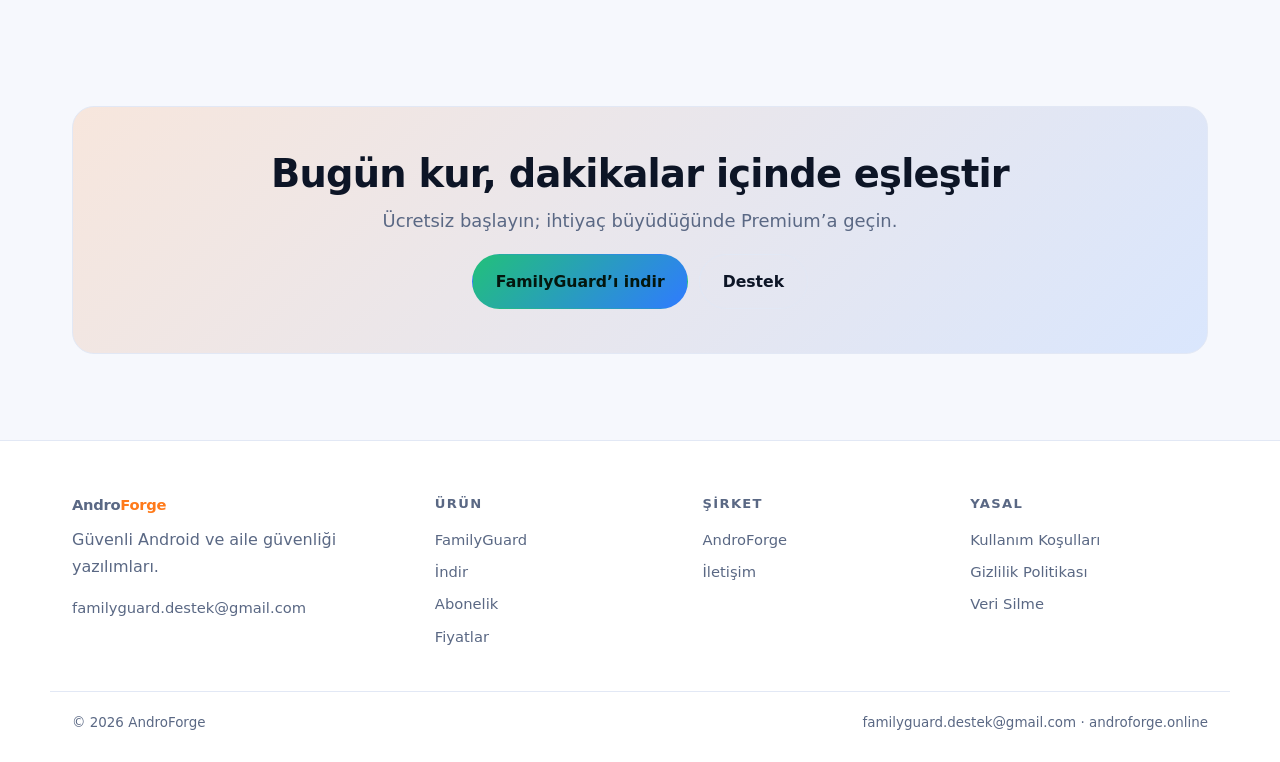
<file: familyguard.html>
<!DOCTYPE html>
<html lang="tr" data-theme="dark">
<head>
<meta charset="UTF-8">
<script>document.documentElement.classList.add('js')</script>
<meta name="viewport" content="width=device-width,initial-scale=1">
<title>FamilyGuard – Ebeveyn Kontrol, Çocuk Takip ve Canlı Konum Uygulaması</title>
<meta name="description" content="FamilyGuard ebeveyn kontrol uygulaması: çocuğunuzun canlı konumunu görün, konum geçmişini izleyin, güvenli eşleştirme koduyla aile içinde kalın. İmzalı APK, KVKK & GDPR uyumlu. ₺49/ay veya ₺399/yıl.">
<meta name="keywords" content="ebeveyn kontrol uygulaması, çocuk takip uygulaması, canlı konum takibi, konum geçmişi, aile güvenliği, çocuğum nerede, telefon takip uygulaması, familyguard">
<meta name="robots" content="index,follow,max-image-preview:large">
<link rel="canonical" href="https://androforge.online/familyguard.html">
<meta property="og:type" content="product">
<meta property="og:locale" content="tr_TR">
<meta property="og:title" content="FamilyGuard – Ebeveyn Kontrol ve Çocuk Takip Uygulaması">
<meta property="og:description" content="Çocuğunuzun güvenliği bir tık ötede. İmzalı APK, şifreli altyapı, şeffaf fiyat.">
<meta property="og:url" content="https://androforge.online/familyguard.html">
<meta property="og:image" content="https://androforge.online/assets/img/og.png">
<link rel="icon" href="/assets/img/favicon.svg" type="image/svg+xml">
<link rel="stylesheet" href="/assets/css/style.css">
<script type="application/ld+json">
{"@context":"https://schema.org","@type":"SoftwareApplication","name":"FamilyGuard","applicationCategory":"FamilyApplication","operatingSystem":"Android 8.0+","description":"Ebeveyn kontrol, çocuk takip ve canlı konum uygulaması.","aggregateRating":{"@type":"AggregateRating","ratingValue":"4.8","reviewCount":"126"},"offers":[{"@type":"Offer","name":"Aylık Premium","price":"49","priceCurrency":"TRY"},{"@type":"Offer","name":"Yıllık Premium","price":"399","priceCurrency":"TRY"}],"publisher":{"@type":"Organization","name":"AndroForge","url":"https://androforge.online"}}
</script>
</head>
<body>
<a class="skip" href="#main">İçeriğe geç</a>

<header class="nav">
  <div class="wrap nav__in">
    <a class="logo" href="/">Andro<b>Forge</b></a>
    <nav class="nav__links" aria-label="Ana menü">
      <a href="/familyguard.html">FamilyGuard</a>
      <a href="/androforge.html">AndroForge</a>
      <a href="/abonelik.html">Abonelik</a>
      <a href="/#fiyat">Fiyatlar</a>
      <a href="/#sss">SSS</a>
      <a href="/iletisim.html">İletişim</a>
    </nav>
    <div class="nav__cta">
      <button class="icon-btn" data-theme-toggle aria-label="Tema değiştir">☀️</button>
      <a class="btn btn--guard btn--desk" href="#indir">İndir</a>
      <button class="icon-btn burger" data-burger aria-label="Menü" aria-expanded="false">☰</button>
    </div>
  </div>
</header>

<main id="main">
  <section class="hero">
    <div class="wrap hero__grid">
      <div class="reveal">
        <span class="eyebrow" style="color:var(--guard)">Ebeveyn kontrol · Çocuk takip · Android</span>
        <h1>Çocuğun nerede, <span style="color:var(--guard)">hep bil</span>.</h1>
        <p class="lead" style="margin-left:0">FamilyGuard, ebeveyn uygulaması ile çocuk cihazı arasında <b style="color:var(--fg)">güvenli eşleştirme</b> kurar. Canlı konum takibi, konum geçmişi ve bağlantı durumu tek ekranda. Kurulum dakikalar sürer.</p>
        <div class="hero__cta">
          <a class="btn btn--guard" href="#indir">Ücretsiz indir</a>
          <a class="btn btn--ghost" href="#nasil">Nasıl çalışır?</a>
        </div>
      </div>
      <div class="hero__shot reveal" aria-hidden="true">
        <div style="text-align:center;padding:20px">
          <div style="font-size:3rem">🛡️</div>
          <p style="margin-top:10px">FamilyGuard · canlı harita ekranı<br><small>(uygulama ekran görüntüsü buraya)</small></p>
        </div>
      </div>
    </div>
  </section>

  <div class="trust">
    <span><i class="dot"></i> İmzalı APK · SHA-256 paylaşılır</span>
    <span><i class="dot"></i> KVKK &amp; GDPR uyumlu</span>
    <span><i class="dot"></i> Sunucu doğrulamalı abonelik</span>
    <span><i class="dot"></i> ₺49/ay · ₺399/yıl</span>
  </div>

  <section class="section">
    <div class="wrap">
      <div class="center reveal"><span class="eyebrow" style="color:var(--guard)">Özellikler</span><h2>Aile için tasarlandı</h2></div>
      <div class="grid grid--3" style="margin-top:34px">
        <div class="card card--guard reveal"><div class="ico">📍</div><h3>Canlı konum takibi</h3><p>Eşleşen cihazın konumu harita üzerinde canlı güncellenir; bağlantı durumu her an görünür.</p></div>
        <div class="card card--guard reveal"><div class="ico">🔗</div><h3>Kod ile eşleştirme</h3><p>Ebeveyn bir kod üretir, çocuk cihazı kodu girer. Onaylı ve denetimli bağ; rastgele erişim yok.</p></div>
        <div class="card card--guard reveal"><div class="ico">🗺️</div><h3>Konum geçmişi</h3><p>Freemium’da 3 gün, Premium’da sınırsız geçmiş ile nerede olduğunu zaman çizelgesinde gör.</p></div>
        <div class="card card--guard reveal"><div class="ico">♻️</div><h3>Kendini onarım</h3><p>Ağ kesintisinde otomatik yeniden deneme; eşleşme yenilendiğinde anlaşılır yeni kod bildirimi.</p></div>
        <div class="card card--guard reveal"><div class="ico">🔋</div><h3>Hafif çocuk uygulaması</h3><p>Arka planda düşük kaynak tüketen, cihazı yormayan sade çocuk uygulaması.</p></div>
        <div class="card card--guard reveal"><div class="ico">🔒</div><h3>Güvenlik kuralları</h3><p>Kimlik doğrulamalı erişim; her kayıt yalnızca sahibi tarafından okunup yazılabilir.</p></div>
      </div>
    </div>
  </section>

  <section class="section section--soft" id="nasil">
    <div class="wrap">
      <div class="center reveal"><span class="eyebrow" style="color:var(--guard)">Kurulum</span><h2>3 adımda hazır</h2></div>
      <div class="grid grid--3 steps" style="margin-top:34px">
        <div class="step reveal"><h3>Ebeveyn uygulaması</h3><p>Ebeveyn uygulamasını kurun ve bir eşleştirme kodu oluşturun.</p></div>
        <div class="step reveal"><h3>Çocuk cihazı</h3><p>Çocuğunuzun cihazına çocuk uygulamasını kurup kodu girin.</p></div>
        <div class="step reveal"><h3>İzlemeye başla</h3><p>Bağ kuruldu; canlı konumu ve durumu haritada görün.</p></div>
      </div>
    </div>
  </section>

  <section class="section section--soft" id="guven">
    <div class="wrap">
      <div class="center reveal"><span class="eyebrow" style="color:var(--guard)">Abonelik güvenliği</span><h2>Premium hakkınız sunucuda korunur</h2>
        <p class="lead">Satın alma Google Play ile doğrulanır, hesabınıza güvenli arka uç tarafından işlenir. Uygulama yalnızca okur.</p></div>
      <div class="grid grid--3" style="margin-top:34px">
        <div class="card card--guard reveal"><div class="ico">🔐</div><h3>Sunucu doğrulaması</h3><p>Makbuz, Google’ın resmî abonelik API’siyle doğrulanır ve sunucu tarafında onaylanır.</p></div>
        <div class="card card--guard reveal"><div class="ico">🚫</div><h3>İstemci yazamaz</h3><p>Premium hakkı istemciden verilemez; yalnızca görüntülenir.</p></div>
        <div class="card card--guard reveal"><div class="ico">🔁</div><h3>Otomatik güncelleme</h3><p>Yenileme, iptal ve iade olayları otomatik işlenir.</p></div>
      </div>
      <p class="center" style="margin-top:22px"><a class="btn btn--ghost" href="/abonelik.html">Abonelik güvenliğini incele</a></p>
    </div>
  </section>

  <section class="section" id="indir">
    <div class="wrap">
      <div class="center reveal"><span class="eyebrow" style="color:var(--guard)">İndir</span><h2>Hemen başla</h2></div>
      <div class="grid grid--2" style="margin-top:34px;max-width:820px;margin-inline:auto">
        <div class="card card--guard reveal">
          <h3>Ebeveyn uygulaması</h3>
          <p>Ana kontrol paneli. Google Play’de yayında; alternatif olarak imzalı APK ile de kurabilirsiniz.</p>
          <a class="btn btn--guard btn--block" href="#" data-play-parent>Google Play’den al</a>
          <a class="btn btn--ghost btn--block" style="margin-top:10px" href="#" data-apk-parent>İmzalı APK indir</a>
        </div>
        <div class="card card--guard reveal">
          <h3>Çocuk uygulaması</h3>
          <p>Çocuk cihazına kurulan hafif uygulama. Aile içi kullanım için imzalı APK ile kurulur.</p>
          <a class="btn btn--guard btn--block" href="#" data-apk-child>İmzalı APK indir</a>
          <p style="font-size:.8rem;margin-top:12px">SHA-256 parmak izi indirme sayfasında paylaşılır; kurmadan önce doğrulayın.</p>
      </div>
      </div>
      <p class="center" style="margin-top:22px;font-size:.85rem">Kurulan imza: <code>CN=FamilyGuard</code> · Paketler: <code>com.familyguard.child</code>, ebeveyn paneli</p>
    </div>
  </section>

  <section class="section section--soft" id="fiyat">
    <div class="wrap">
      <div class="center reveal"><span class="eyebrow" style="color:var(--guard)">Fiyat</span><h2>Ücretsiz başla, gerektiğinde yükselt</h2></div>
      <div class="billing-toggle">
        <button class="active" data-billing="monthly">Aylık</button>
        <button data-billing="yearly">Yıllık <span class="save">· 2 ay bedava</span></button>
      </div>
      <div class="plans" style="max-width:900px;margin-inline:auto">
        <div class="plan reveal">
          <h3>Ücretsiz</h3>
          <div class="price" data-price data-monthly="₺0" data-yearly="₺0">₺0<small>/ay</small></div>
          <ul><li>1 çocuk</li><li>Canlı konum</li><li>3 gün konum geçmişi</li><li>E-posta destek</li></ul>
          <a class="btn btn--ghost btn--block" href="#indir">Ücretsiz başla</a>
        </div>
        <div class="plan plan--pop reveal">
          <span class="tag tag--g">Premium</span>
          <h3>Sınırsız</h3>
          <div class="price" data-price data-monthly="₺49" data-yearly="₺399">₺49<small>/ay</small></div>
          <ul><li>Sınırsız çocuk</li><li>Sınırsız konum geçmişi</li><li>Öncelikli destek</li><li>Yeni özelliklere erken erişim</li></ul>
          <a class="btn btn--guard btn--block" href="#indir">Premium al</a>
        </div>
        <div class="plan reveal">
          <h3>Kurumsal / Özel</h3>
          <div class="price" data-price data-monthly="Teklif" data-yearly="Teklif">Teklif<small> </small></div>
          <ul><li>Beyaz etiket</li><li>AndroForge geliştirme</li><li>SLA &amp; destek</li><li>Özel entegrasyon</li></ul>
          <a class="btn btn--ghost btn--block" href="/iletisim.html">Teklif isteyin</a>
        </div>
      </div>
    </div>
  </section>

  <section class="section">
    <div class="wrap faq">
      <div class="center reveal"><span class="eyebrow" style="color:var(--guard)">SSS</span><h2>Sık sorulan sorular</h2></div>
      <details class="reveal" style="margin-top:30px"><summary>Rıza ve yasallık</summary><p>FamilyGuard, ebeveynin kendi çocuğu için kullandığı bir aile güvenliği aracıdır. Kurulum çocuk cihazında açıkça yapılır; başka kişileri izinsiz izlemek yasaktır. Ayrıntı: <a href="/yasal.html" style="color:var(--guard)">Kullanım Koşulları</a>.</p></details>
      <details class="reveal"><summary>Veriler nerede tutulur?</summary><p>Google Firebase (Firestore) üzerinde, kimlik doğrulamalı ve sahibine özel kurallarla. Ayrıntı için <a href="https://arasnebi.github.io/familyguard-legal/gizlilik-politikasi.html" style="color:var(--guard)">Gizlilik Politikası</a>.</p></details>
      <details class="reveal"><summary>Reinstall sonrası eşleşme bozulur mu?</summary><p>Cihaz kimliği değişebildiği için yeniden eşleştirme gerekebilir. Yeni sürümde otomatik kendini onarım ve yeni kod bildirimi eklenmiştir.</p></details>
      <details class="reveal"><summary>Verilerimi nasıl silerim?</summary><p><a href="https://arasnebi.github.io/familyguard-legal/veri-silme.html" style="color:var(--guard)">Veri Silme</a> sayfasındaki adımları izleyin veya <a href="mailto:familyguard.destek@gmail.com" style="color:var(--guard)">familyguard.destek@gmail.com</a> adresine yazın.</p></details>
    </div>
  </section>

  <section class="section">
    <div class="wrap"><div class="band reveal">
      <h2>Bugün kur, dakikalar içinde eşleştir</h2>
      <p class="lead">Ücretsiz başlayın; ihtiyaç büyüdüğünde Premium’a geçin.</p>
      <div class="hero__cta" style="justify-content:center">
        <a class="btn btn--guard" href="#indir">FamilyGuard’ı indir</a>
        <a class="btn btn--ghost" href="/iletisim.html">Destek</a>
      </div>
    </div></div>
  </section>
</main>

<footer class="foot">
  <div class="wrap foot__grid">
    <div><a class="logo" href="/">Andro<b>Forge</b></a><p style="margin-top:.6rem">Güvenli Android ve aile güvenliği yazılımları.</p><p style="font-size:.85rem"><a href="mailto:familyguard.destek@gmail.com">familyguard.destek@gmail.com</a></p></div>
    <div><h4>Ürün</h4><a href="/familyguard.html">FamilyGuard</a><a href="/familyguard.html#indir">İndir</a><a href="/abonelik.html">Abonelik</a><a href="/#fiyat">Fiyatlar</a></div>
    <div><h4>Şirket</h4><a href="/androforge.html">AndroForge</a><a href="/iletisim.html">İletişim</a></div>
    <div><h4>Yasal</h4><a href="/yasal.html">Kullanım Koşulları</a><a href="https://arasnebi.github.io/familyguard-legal/gizlilik-politikasi.html">Gizlilik Politikası</a><a href="https://arasnebi.github.io/familyguard-legal/veri-silme.html">Veri Silme</a></div>
  </div>
  <div class="wrap foot__base"><span>© <span data-year></span> AndroForge</span><span>familyguard.destek@gmail.com · androforge.online</span></div>
</footer>
<script src="/assets/js/main.js" defer></script>
</body>
</html>
</file>
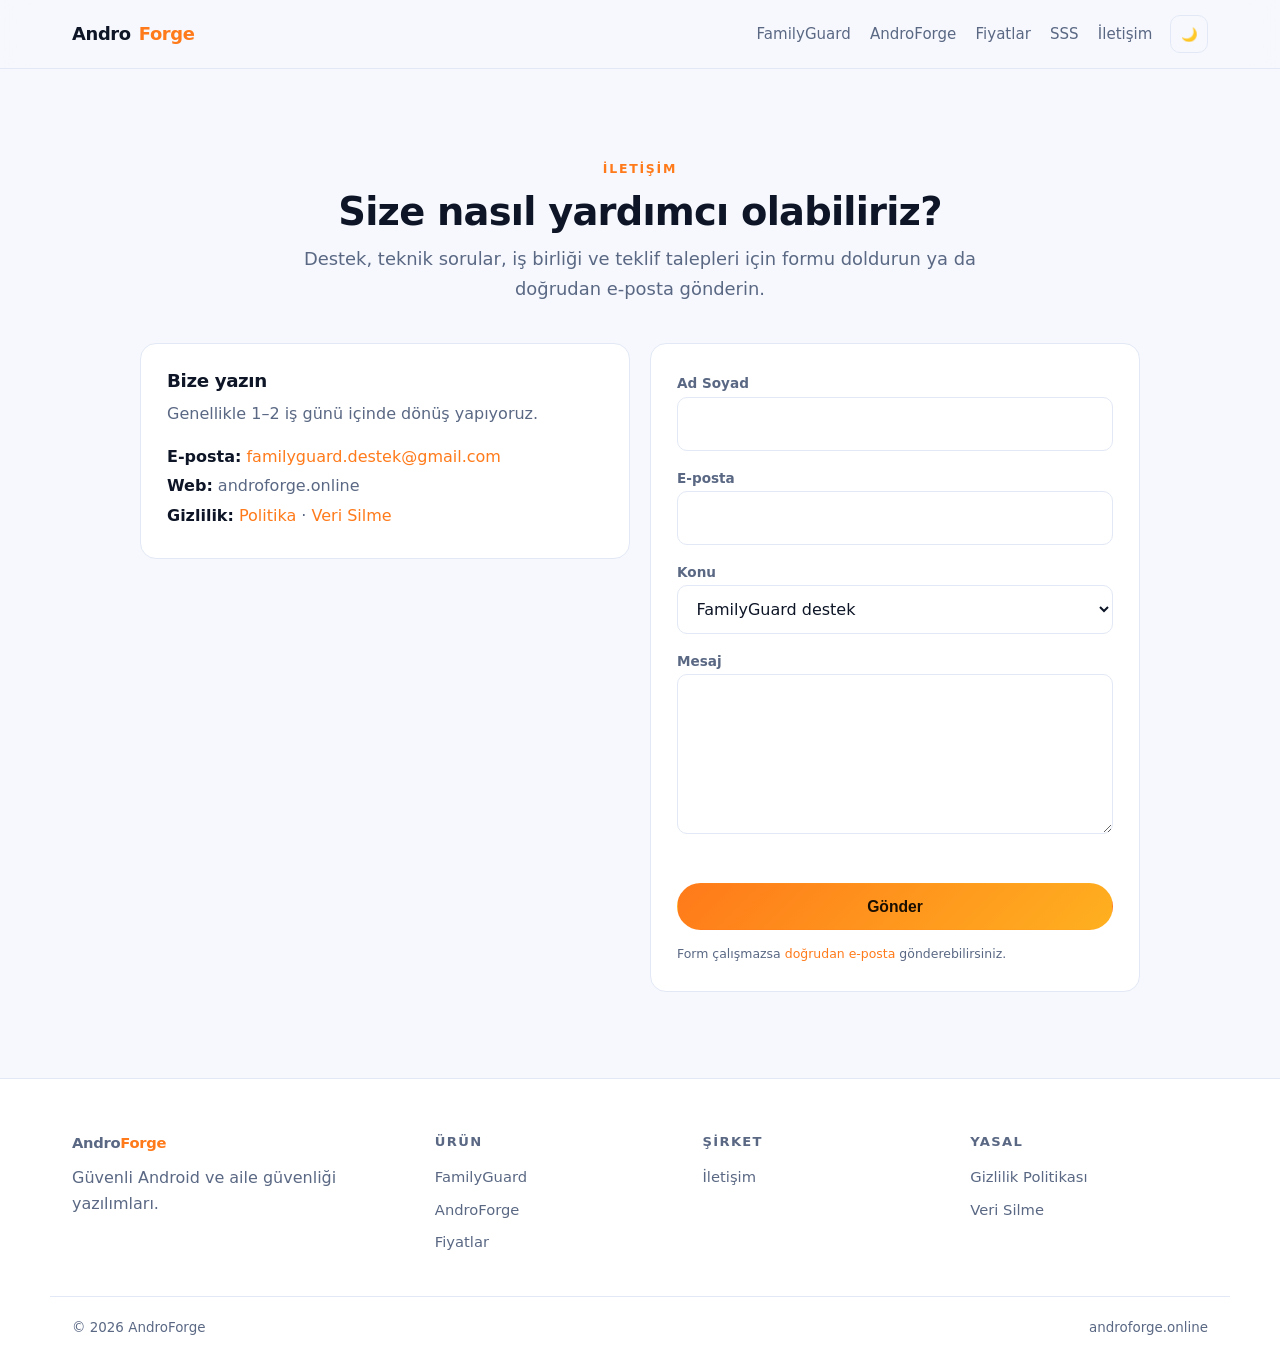
<file: iletisim.html>
<!DOCTYPE html>
<html lang="tr" data-theme="dark">
<head>
<meta charset="UTF-8">
<script>document.documentElement.classList.add('js')</script>
<meta name="viewport" content="width=device-width,initial-scale=1">
<title>İletişim · AndroForge / FamilyGuard</title>
<meta name="description" content="AndroForge ve FamilyGuard için destek ve iş talepleri. E-posta: familyguard.destek@gmail.com">
<link rel="canonical" href="https://androforge.online/iletisim.html">
<meta property="og:title" content="İletişim · AndroForge">
<meta property="og:url" content="https://androforge.online/iletisim.html">
<meta property="og:image" content="https://androforge.online/assets/img/og.png">
<link rel="icon" href="/assets/img/favicon.svg" type="image/svg+xml">
<link rel="stylesheet" href="/assets/css/style.css">
</head>
<body>
<a class="skip" href="#main">İçeriğe geç</a>

<header class="nav">
  <div class="wrap nav__in">
    <a class="logo" href="/">Andro<b>Forge</b></a>
    <nav class="nav__links" aria-label="Ana menü">
      <a href="/familyguard.html">FamilyGuard</a>
      <a href="/androforge.html">AndroForge</a>
      <a href="/#fiyat">Fiyatlar</a>
      <a href="/#sss">SSS</a>
      <a href="/iletisim.html">İletişim</a>
    </nav>
    <div class="nav__cta">
      <button class="icon-btn" data-theme-toggle aria-label="Tema değiştir">☀️</button>
      <button class="icon-btn burger" data-burger aria-label="Menü" aria-expanded="false">☰</button>
    </div>
  </div>
</header>

<main id="main">
  <section class="section">
    <div class="wrap">
      <div class="center reveal"><span class="eyebrow">İletişim</span><h2>Size nasıl yardımcı olabiliriz?</h2>
        <p class="lead">Destek, teknik sorular, iş birliği ve teklif talepleri için formu doldurun ya da doğrudan e-posta gönderin.</p>
      </div>

      <div class="grid grid--2" style="margin-top:40px;align-items:start;max-width:1000px;margin-inline:auto">
        <div class="card reveal">
          <h3>Bize yazın</h3>
          <p>Genellikle 1–2 iş günü içinde dönüş yapıyoruz.</p>
          <p style="margin:.2rem 0"><b style="color:var(--fg)">E-posta:</b> <a href="mailto:familyguard.destek@gmail.com" style="color:var(--brand)">familyguard.destek@gmail.com</a></p>
          <p style="margin:.2rem 0"><b style="color:var(--fg)">Web:</b> androforge.online</p>
          <p style="margin:.2rem 0"><b style="color:var(--fg)">Gizlilik:</b> <a href="https://arasnebi.github.io/familyguard-legal/gizlilik-politikasi.html" style="color:var(--brand)">Politika</a> · <a href="https://arasnebi.github.io/familyguard-legal/veri-silme.html" style="color:var(--brand)">Veri Silme</a></p>
        </div>

        <div class="card reveal">
          <form id="contact-form" class="form" action="https://formspree.io/f/XXXXXXXX" method="POST" novalidate>
            <div>
              <label for="ad">Ad Soyad</label>
              <input id="ad" name="ad" type="text" autocomplete="name" required>
            </div>
            <div>
              <label for="email">E-posta</label>
              <input id="email" name="email" type="email" autocomplete="email" required>
            </div>
            <div>
              <label for="konu">Konu</label>
              <select id="konu" name="konu">
                <option>FamilyGuard destek</option>
                <option>AndroForge teklif / proje</option>
                <option>Kali GUI erişim</option>
                <option>Diğer</option>
              </select>
            </div>
            <div>
              <label for="mesaj">Mesaj</label>
              <textarea id="mesaj" name="mesaj" rows="5" required></textarea>
            </div>
            <div class="err" id="form-err" role="alert"></div>
            <div class="ok" id="form-ok" role="status" hidden></div>
            <button class="btn btn--brand btn--block" type="submit">Gönder</button>
            <p style="font-size:.78rem;margin:0">Form çalışmazsa <a href="mailto:familyguard.destek@gmail.com" style="color:var(--brand)">doğrudan e-posta</a> gönderebilirsiniz.</p>
          </form>
        </div>
      </div>
    </div>
  </section>
</main>

<footer class="foot">
  <div class="wrap foot__grid">
    <div><a class="logo" href="/">Andro<b>Forge</b></a><p style="margin-top:.6rem">Güvenli Android ve aile güvenliği yazılımları.</p></div>
    <div><h4>Ürün</h4><a href="/familyguard.html">FamilyGuard</a><a href="/androforge.html">AndroForge</a><a href="/#fiyat">Fiyatlar</a></div>
    <div><h4>Şirket</h4><a href="/iletisim.html">İletişim</a></div>
    <div><h4>Yasal</h4><a href="https://arasnebi.github.io/familyguard-legal/gizlilik-politikasi.html">Gizlilik Politikası</a><a href="https://arasnebi.github.io/familyguard-legal/veri-silme.html">Veri Silme</a></div>
  </div>
  <div class="wrap foot__base"><span>© <span data-year></span> AndroForge</span><span>androforge.online</span></div>
</footer>
<script src="/assets/js/main.js" defer></script>
</body>
</html>
</file>
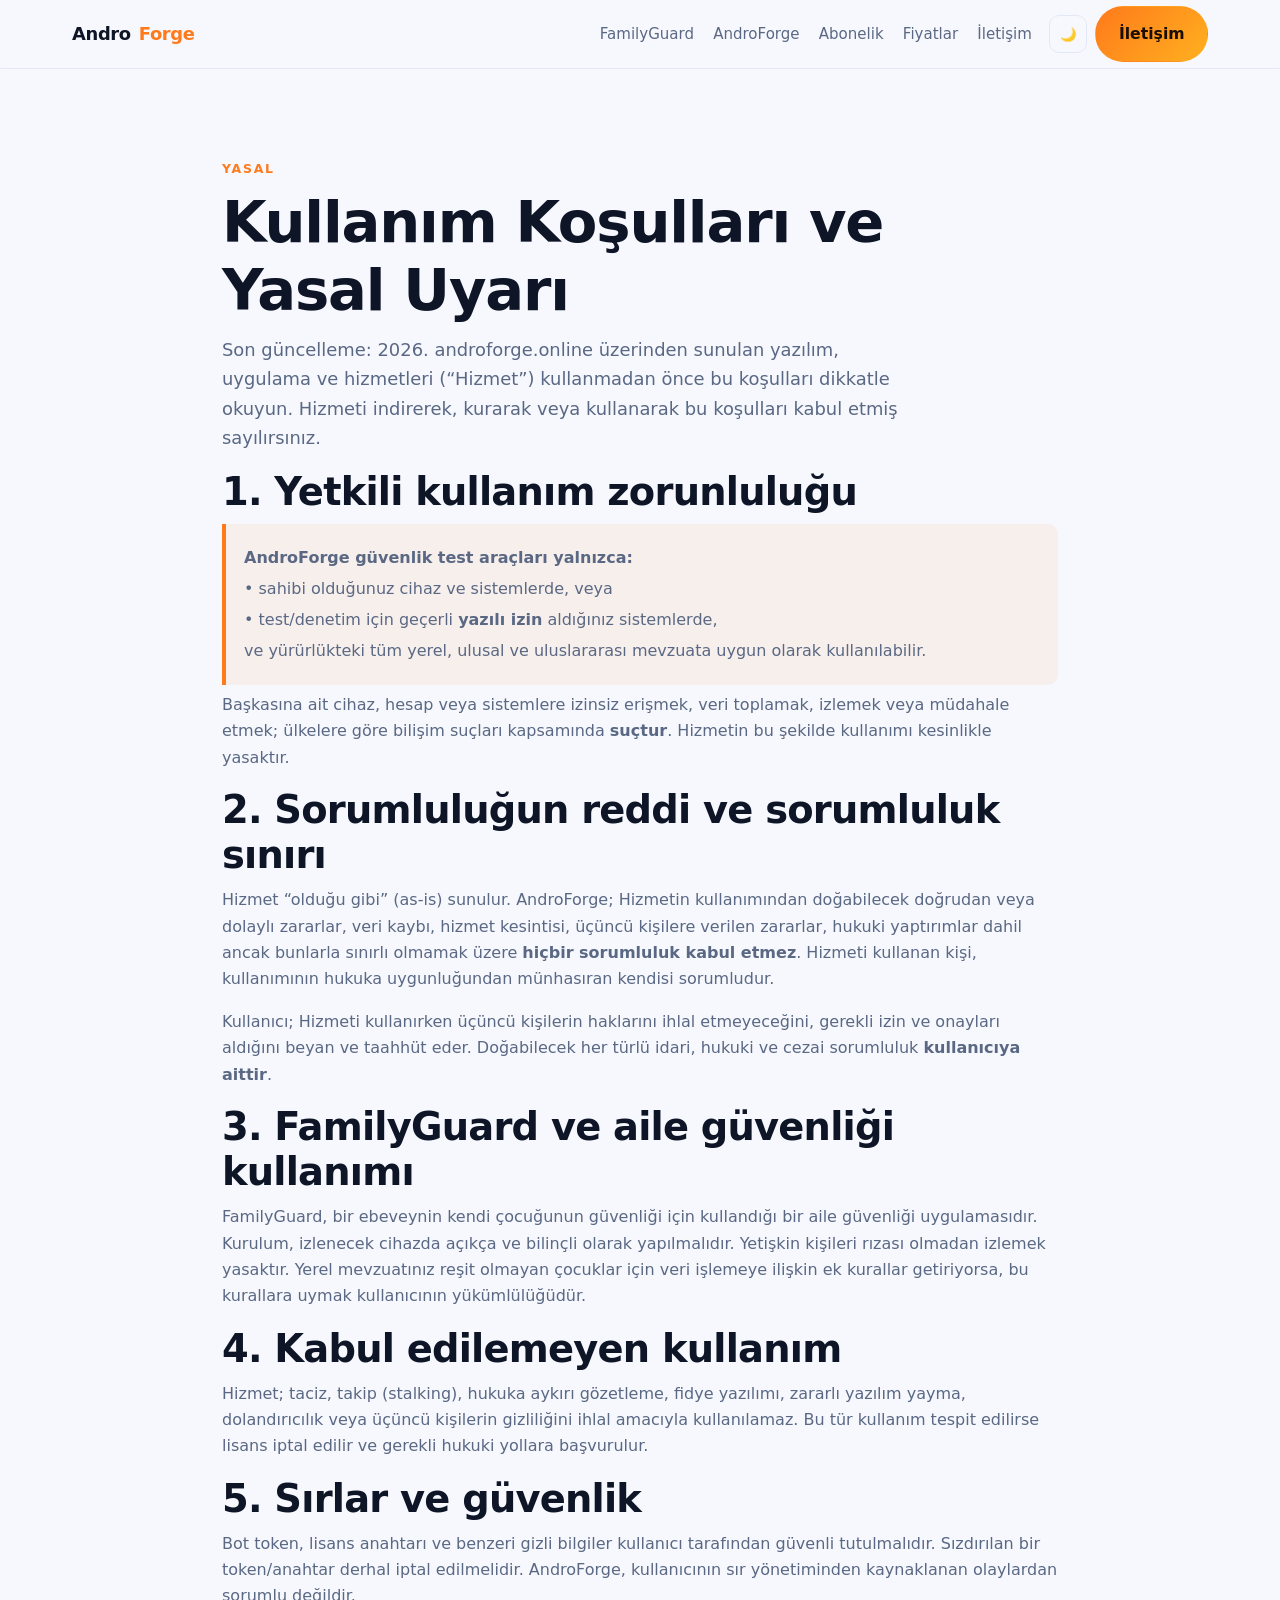
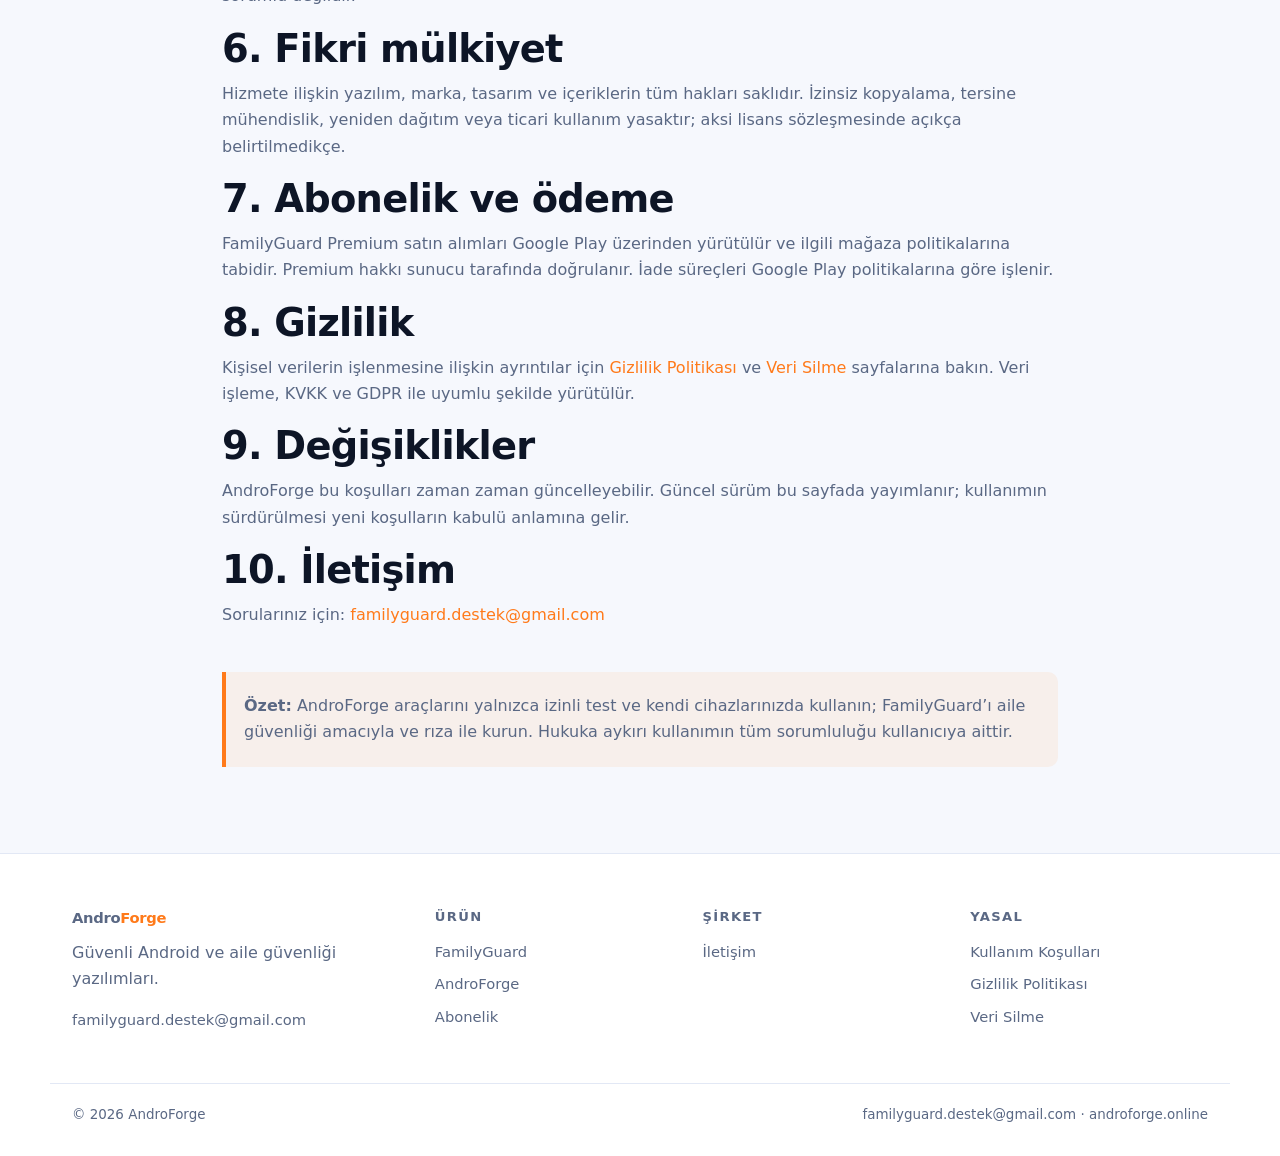
<file: yasal.html>
<!DOCTYPE html>
<html lang="tr" data-theme="dark">
<head>
<meta charset="UTF-8">
<script>document.documentElement.classList.add('js')</script>
<meta name="viewport" content="width=device-width,initial-scale=1">
<title>Kullanım Koşulları ve Yasal Uyarı · AndroForge &amp; FamilyGuard</title>
<meta name="description" content="AndroForge ve FamilyGuard kullanım koşulları, yasal uyarı ve sorumluluk reddi. Yetkili kullanım zorunluluğu, kabul edilebilir kullanım ve hakların saklı tutulması.">
<meta name="robots" content="index,follow">
<link rel="canonical" href="https://androforge.online/yasal.html">
<link rel="icon" href="/assets/img/favicon.svg" type="image/svg+xml">
<link rel="stylesheet" href="/assets/css/style.css">
</head>
<body>
<a class="skip" href="#main">İçeriğe geç</a>

<header class="nav">
  <div class="wrap nav__in">
    <a class="logo" href="/">Andro<b>Forge</b></a>
    <nav class="nav__links" aria-label="Ana menü">
      <a href="/familyguard.html">FamilyGuard</a>
      <a href="/androforge.html">AndroForge</a>
      <a href="/abonelik.html">Abonelik</a>
      <a href="/#fiyat">Fiyatlar</a>
      <a href="/iletisim.html">İletişim</a>
    </nav>
    <div class="nav__cta">
      <button class="icon-btn" data-theme-toggle aria-label="Tema değiştir">☀️</button>
      <a class="btn btn--brand btn--desk" href="/iletisim.html">İletişim</a>
      <button class="icon-btn burger" data-burger aria-label="Menü" aria-expanded="false">☰</button>
    </div>
  </div>
</header>

<main id="main">
  <section class="section">
    <div class="wrap" style="max-width:880px">
      <span class="eyebrow">Yasal</span>
      <h1>Kullanım Koşulları ve Yasal Uyarı</h1>
      <p class="lead" style="margin-left:0">Son güncelleme: <span data-year></span>. androforge.online üzerinden sunulan yazılım, uygulama ve hizmetleri (“Hizmet”) kullanmadan önce bu koşulları dikkatle okuyun. Hizmeti indirerek, kurarak veya kullanarak bu koşulları kabul etmiş sayılırsınız.</p>

      <h2>1. Yetkili kullanım zorunluluğu</h2>
      <div class="warnbox"><p><b>AndroForge güvenlik test araçları yalnızca:</b></p>
        <p>• sahibi olduğunuz cihaz ve sistemlerde, veya</p>
        <p>• test/denetim için geçerli <b>yazılı izin</b> aldığınız sistemlerde,</p>
        <p>ve yürürlükteki tüm yerel, ulusal ve uluslararası mevzuata uygun olarak kullanılabilir.</p>
      </div>
      <p>Başkasına ait cihaz, hesap veya sistemlere izinsiz erişmek, veri toplamak, izlemek veya müdahale etmek; ülkelere göre bilişim suçları kapsamında <b>suçtur</b>. Hizmetin bu şekilde kullanımı kesinlikle yasaktır.</p>

      <h2>2. Sorumluluğun reddi ve sorumluluk sınırı</h2>
      <p>Hizmet “olduğu gibi” (as-is) sunulur. AndroForge; Hizmetin kullanımından doğabilecek doğrudan veya dolaylı zararlar, veri kaybı, hizmet kesintisi, üçüncü kişilere verilen zararlar, hukuki yaptırımlar dahil ancak bunlarla sınırlı olmamak üzere <b>hiçbir sorumluluk kabul etmez</b>. Hizmeti kullanan kişi, kullanımının hukuka uygunluğundan münhasıran kendisi sorumludur.</p>
      <p>Kullanıcı; Hizmeti kullanırken üçüncü kişilerin haklarını ihlal etmeyeceğini, gerekli izin ve onayları aldığını beyan ve taahhüt eder. Doğabilecek her türlü idari, hukuki ve cezai sorumluluk <b>kullanıcıya aittir</b>.</p>

      <h2>3. FamilyGuard ve aile güvenliği kullanımı</h2>
      <p>FamilyGuard, bir ebeveynin kendi çocuğunun güvenliği için kullandığı bir aile güvenliği uygulamasıdır. Kurulum, izlenecek cihazda açıkça ve bilinçli olarak yapılmalıdır. Yetişkin kişileri rızası olmadan izlemek yasaktır. Yerel mevzuatınız reşit olmayan çocuklar için veri işlemeye ilişkin ek kurallar getiriyorsa, bu kurallara uymak kullanıcının yükümlülüğüdür.</p>

      <h2>4. Kabul edilemeyen kullanım</h2>
      <p>Hizmet; taciz, takip (stalking), hukuka aykırı gözetleme, fidye yazılımı, zararlı yazılım yayma, dolandırıcılık veya üçüncü kişilerin gizliliğini ihlal amacıyla kullanılamaz. Bu tür kullanım tespit edilirse lisans iptal edilir ve gerekli hukuki yollara başvurulur.</p>

      <h2>5. Sırlar ve güvenlik</h2>
      <p>Bot token, lisans anahtarı ve benzeri gizli bilgiler kullanıcı tarafından güvenli tutulmalıdır. Sızdırılan bir token/anahtar derhal iptal edilmelidir. AndroForge, kullanıcının sır yönetiminden kaynaklanan olaylardan sorumlu değildir.</p>

      <h2>6. Fikri mülkiyet</h2>
      <p>Hizmete ilişkin yazılım, marka, tasarım ve içeriklerin tüm hakları saklıdır. İzinsiz kopyalama, tersine mühendislik, yeniden dağıtım veya ticari kullanım yasaktır; aksi lisans sözleşmesinde açıkça belirtilmedikçe.</p>

      <h2>7. Abonelik ve ödeme</h2>
      <p>FamilyGuard Premium satın alımları Google Play üzerinden yürütülür ve ilgili mağaza politikalarına tabidir. Premium hakkı sunucu tarafında doğrulanır. İade süreçleri Google Play politikalarına göre işlenir.</p>

      <h2>8. Gizlilik</h2>
      <p>Kişisel verilerin işlenmesine ilişkin ayrıntılar için <a href="https://arasnebi.github.io/familyguard-legal/gizlilik-politikasi.html" style="color:var(--brand)">Gizlilik Politikası</a> ve <a href="https://arasnebi.github.io/familyguard-legal/veri-silme.html" style="color:var(--brand)">Veri Silme</a> sayfalarına bakın. Veri işleme, KVKK ve GDPR ile uyumlu şekilde yürütülür.</p>

      <h2>9. Değişiklikler</h2>
      <p>AndroForge bu koşulları zaman zaman güncelleyebilir. Güncel sürüm bu sayfada yayımlanır; kullanımın sürdürülmesi yeni koşulların kabulü anlamına gelir.</p>

      <h2>10. İletişim</h2>
      <p>Sorularınız için: <a href="mailto:familyguard.destek@gmail.com" style="color:var(--brand)">familyguard.destek@gmail.com</a></p>

      <div class="warnbox" style="margin-top:44px"><p><b>Özet:</b> AndroForge araçlarını yalnızca izinli test ve kendi cihazlarınızda kullanın; FamilyGuard’ı aile güvenliği amacıyla ve rıza ile kurun. Hukuka aykırı kullanımın tüm sorumluluğu kullanıcıya aittir.</p></div>
    </div>
  </section>
</main>

<footer class="foot">
  <div class="wrap foot__grid">
    <div><a class="logo" href="/">Andro<b>Forge</b></a><p style="margin-top:.6rem">Güvenli Android ve aile güvenliği yazılımları.</p><p style="font-size:.85rem"><a href="mailto:familyguard.destek@gmail.com">familyguard.destek@gmail.com</a></p></div>
    <div><h4>Ürün</h4><a href="/familyguard.html">FamilyGuard</a><a href="/androforge.html">AndroForge</a><a href="/abonelik.html">Abonelik</a></div>
    <div><h4>Şirket</h4><a href="/iletisim.html">İletişim</a></div>
    <div><h4>Yasal</h4><a href="/yasal.html">Kullanım Koşulları</a><a href="https://arasnebi.github.io/familyguard-legal/gizlilik-politikasi.html">Gizlilik Politikası</a><a href="https://arasnebi.github.io/familyguard-legal/veri-silme.html">Veri Silme</a></div>
  </div>
  <div class="wrap foot__base"><span>© <span data-year></span> AndroForge</span><span>familyguard.destek@gmail.com · androforge.online</span></div>
</footer>
<script src="/assets/js/main.js" defer></script>
</body>
</html>
</file>
<file: assets/css/style.css>
:root{
  --bg:#0a0e17;--bg-soft:#111726;--panel:#151c2e;--border:#243049;
  --fg:#e8eefc;--muted:#9aa8c4;
  --brand:#ff7a1a;--brand-2:#ffb020;
  --guard:#22c07a;--guard-2:#2f7bff;
  --radius:16px;--radius-sm:10px;--maxw:1180px;
  --shadow:0 20px 50px rgba(0,0,0,.45);
  --ff:"Inter",system-ui,-apple-system,"Segoe UI",Roboto,Arial,sans-serif;
}
:root[data-theme="light"]{
  --bg:#f6f8fd;--bg-soft:#fff;--panel:#fff;--border:#e2e8f5;
  --fg:#0d1526;--muted:#5a6884;--shadow:0 18px 40px rgba(20,30,60,.12);
}
*{box-sizing:border-box}
html{scroll-behavior:smooth}
body{margin:0;font-family:var(--ff);background:var(--bg);color:var(--fg);line-height:1.65;-webkit-font-smoothing:antialiased;overflow-x:hidden}
img{max-width:100%;display:block}
a{color:inherit;text-decoration:none}
.wrap{max-width:var(--maxw);margin:0 auto;padding:0 22px}
.eyebrow{display:inline-block;font-size:.78rem;letter-spacing:.14em;text-transform:uppercase;color:var(--brand);font-weight:700;margin:0 0 .6rem}
h1,h2,h3{line-height:1.18;margin:0 0 .6rem;letter-spacing:-.02em}
h1{font-size:clamp(2.1rem,5vw,3.6rem)}
h2{font-size:clamp(1.6rem,3.4vw,2.4rem)}
p{color:var(--muted);margin:.4rem 0 1rem}
.section{padding:86px 0}
.section--soft{background:var(--bg-soft)}
.center{text-align:center}
.lead{font-size:1.12rem;max-width:62ch;margin-inline:auto}
.btn{display:inline-flex;align-items:center;gap:.55rem;padding:.85rem 1.4rem;border-radius:999px;font-weight:650;border:1px solid transparent;cursor:pointer;transition:.2s;font-size:.98rem}
.btn--brand{background:linear-gradient(135deg,var(--brand),var(--brand-2));color:#1a0e00}
.btn--guard{background:linear-gradient(135deg,var(--guard),var(--guard-2));color:#04160e}
.btn--ghost{border-color:var(--border);color:var(--fg);background:transparent}
.btn--ghost:hover{border-color:var(--brand);color:var(--brand)}
.btn:hover{transform:translateY(-2px)}
.btn--block{width:100%;justify-content:center}
.nav{position:sticky;top:0;z-index:50;backdrop-filter:blur(14px);background:color-mix(in srgb,var(--bg) 78%,transparent);border-bottom:1px solid var(--border)}
.nav__in{display:flex;align-items:center;gap:1.1rem;height:68px}
.logo{font-weight:800;letter-spacing:-.02em;font-size:1.12rem;display:flex;align-items:center;gap:.5rem}
.logo b{color:var(--brand)}
.nav__links{display:flex;gap:1.2rem;margin-left:auto;font-size:.94rem;color:var(--muted)}
.nav__links a:hover{color:var(--fg)}
.nav__cta{display:flex;gap:.5rem;align-items:center}
.icon-btn{background:none;border:1px solid var(--border);color:var(--fg);width:38px;height:38px;border-radius:10px;cursor:pointer;display:grid;place-items:center}
.burger{display:none}
@media(max-width:900px){
  .nav__links{position:fixed;inset:68px 0 auto 0;flex-direction:column;background:var(--bg-soft);padding:1rem 22px 1.4rem;border-bottom:1px solid var(--border);display:none;gap:.9rem}
  .nav__links.open{display:flex}.burger{display:grid}.nav__cta .btn--desk{display:none}
}
.hero{position:relative;padding:96px 0 72px;overflow:hidden}
.hero::before{content:"";position:absolute;inset:-30% -10% auto;height:70%;background:radial-gradient(60% 60% at 30% 30%,rgba(255,122,26,.22),transparent 70%),radial-gradient(50% 50% at 80% 20%,rgba(47,123,255,.18),transparent 70%);z-index:-1}
.hero__grid{display:grid;grid-template-columns:1.1fr .9fr;gap:48px;align-items:center}
@media(max-width:900px){.hero__grid{grid-template-columns:1fr;gap:30px}}
.hero__cta{display:flex;gap:.7rem;flex-wrap:wrap;margin-top:1.2rem}
.hero__shot{border:1px solid var(--border);border-radius:22px;overflow:hidden;box-shadow:var(--shadow);background:linear-gradient(160deg,var(--panel),var(--bg-soft));aspect-ratio:4/5;display:grid;place-items:center;color:var(--muted);font-size:.9rem}
.trust{display:flex;flex-wrap:wrap;gap:1.6rem;justify-content:center;padding:26px 0;border-block:1px solid var(--border);color:var(--muted);font-size:.9rem}
.trust span{display:flex;align-items:center;gap:.45rem}
.dot{width:8px;height:8px;border-radius:50%;background:var(--guard)}
.grid{display:grid;gap:20px}
.grid--2{grid-template-columns:repeat(2,1fr)}
.grid--3{grid-template-columns:repeat(3,1fr)}
.grid--4{grid-template-columns:repeat(4,1fr)}
@media(max-width:900px){.grid--3,.grid--4{grid-template-columns:1fr 1fr}}
@media(max-width:620px){.grid--2,.grid--3,.grid--4{grid-template-columns:1fr}}
.card{background:var(--panel);border:1px solid var(--border);border-radius:var(--radius);padding:26px;transition:.25s}
.card:hover{transform:translateY(-4px);border-color:color-mix(in srgb,var(--brand) 55%,var(--border))}
.card h3{font-size:1.14rem}
.card--guard:hover{border-color:color-mix(in srgb,var(--guard) 55%,var(--border))}
.ico{width:46px;height:46px;border-radius:12px;display:grid;place-items:center;font-size:1.3rem;background:color-mix(in srgb,var(--brand) 18%,transparent);margin-bottom:14px}
.card--guard .ico{background:color-mix(in srgb,var(--guard) 18%,transparent)}
.product{background:var(--panel);border:1px solid var(--border);border-radius:var(--radius);padding:34px;display:grid;grid-template-columns:1.2fr .8fr;gap:30px;align-items:center}
@media(max-width:860px){.product{grid-template-columns:1fr}}
.tag{font-size:.74rem;font-weight:700;letter-spacing:.1em;text-transform:uppercase;padding:.28rem .7rem;border-radius:999px;display:inline-block;margin-bottom:.7rem}
.tag--f{background:rgba(255,122,26,.16);color:var(--brand)}
.tag--g{background:rgba(34,192,122,.16);color:var(--guard)}
.steps{counter-reset:s}
.step{counter-increment:s;position:relative;padding-left:62px}
.step::before{content:counter(s);position:absolute;left:0;top:0;width:42px;height:42px;border-radius:12px;display:grid;place-items:center;font-weight:800;background:linear-gradient(135deg,var(--brand),var(--brand-2));color:#1a0e00}
.plans{display:grid;grid-template-columns:repeat(3,1fr);gap:20px}
@media(max-width:880px){.plans{grid-template-columns:1fr}}
.plan{background:var(--panel);border:1px solid var(--border);border-radius:var(--radius);padding:30px;display:flex;flex-direction:column}
.plan--pop{border-color:var(--guard);position:relative;box-shadow:0 0 0 1px var(--guard) inset}
.price{font-size:2.2rem;font-weight:800;letter-spacing:-.03em}
.price small{font-size:.9rem;color:var(--muted);font-weight:500}
.plan ul{list-style:none;padding:0;margin:1rem 0 1.4rem;display:grid;gap:.55rem;color:var(--muted);font-size:.94rem}
.plan li::before{content:"✓";color:var(--guard);font-weight:800;margin-right:.5rem}
.billing-toggle{display:flex;gap:.4rem;justify-content:center;margin:1.4rem 0 2rem}
.billing-toggle button{border:1px solid var(--border);background:transparent;color:var(--muted);padding:.5rem 1rem;border-radius:999px;cursor:pointer;font-weight:600}
.billing-toggle button.active{background:var(--fg);color:var(--bg);border-color:var(--fg)}
.save{font-size:.75rem;color:var(--guard)}
.faq{max-width:820px;margin:0 auto}
.faq details{border:1px solid var(--border);border-radius:var(--radius-sm);padding:4px 18px;margin-bottom:10px;background:var(--panel)}
.faq summary{cursor:pointer;font-weight:650;padding:14px 0;list-style:none;display:flex;justify-content:space-between}
.faq summary::-webkit-details-marker{display:none}
.faq summary::after{content:"+";color:var(--brand);font-size:1.3rem}
.faq details[open] summary::after{content:"–"}
.faq p{padding-bottom:14px;margin:0}
.band{background:linear-gradient(135deg,rgba(255,122,26,.14),rgba(47,123,255,.14));border:1px solid var(--border);border-radius:22px;padding:44px;text-align:center}
.form{display:grid;gap:14px;max-width:560px;margin-inline:auto;text-align:left}
.form label{font-size:.85rem;font-weight:600;color:var(--muted)}
.form input,.form textarea,.form select{width:100%;padding:.8rem .9rem;border-radius:var(--radius-sm);border:1px solid var(--border);background:var(--bg-soft);color:var(--fg);font:inherit}
.form input:focus,.form textarea:focus{outline:2px solid var(--brand);border-color:transparent}
.err{color:#ff6b6b;font-size:.8rem;min-height:1em}
.ok{background:rgba(34,192,122,.14);border:1px solid var(--guard);color:var(--guard);padding:.8rem 1rem;border-radius:var(--radius-sm)}
.warnbox{border-left:4px solid var(--brand);background:rgba(255,122,26,.08);padding:16px 18px;border-radius:0 var(--radius-sm) var(--radius-sm) 0;text-align:left}
.warnbox p{margin:.3rem 0}
.foot{border-top:1px solid var(--border);padding:52px 0 30px;background:var(--bg-soft)}
.foot__grid{display:grid;grid-template-columns:1.4fr 1fr 1fr 1fr;gap:30px}
@media(max-width:820px){.foot__grid{grid-template-columns:1fr 1fr}}
.foot h4{font-size:.82rem;letter-spacing:.1em;text-transform:uppercase;color:var(--muted);margin:0 0 .8rem}
.foot a{color:var(--muted);font-size:.92rem;display:block;margin-bottom:.5rem}
.foot a:hover{color:var(--brand)}
.foot__base{margin-top:34px;padding-top:20px;border-top:1px solid var(--border);color:var(--muted);font-size:.84rem;display:flex;justify-content:space-between;flex-wrap:wrap;gap:.6rem}
/* Emniyet kapisi: JS yuklenemezse/bozulursa icerik ASLA gorunmez kalmaz (html.js) */
.reveal{opacity:1;transform:none}
html.js .reveal{opacity:0;transform:translateY(22px);transition:.7s cubic-bezier(.2,.7,.2,1)}
html.js .reveal.in{opacity:1;transform:none}
@media(prefers-reduced-motion:reduce){.reveal,html.js .reveal{opacity:1;transform:none;transition:none}}
.skip{position:absolute;left:-999px}
.skip:focus{left:12px;top:12px;background:var(--brand);color:#000;padding:.6rem 1rem;border-radius:8px;z-index:99}
/* ---- Dikkat çekici söz bandı ---- */
.empathy{position:relative;padding:44px 0;background:
  linear-gradient(135deg,rgba(255,122,26,.10),rgba(34,192,122,.10));
  border-block:1px solid var(--border)}
.empathy__in{max-width:900px;margin-inline:auto;position:relative;padding-left:26px}
.empathy__in::before{content:"";position:absolute;left:0;top:6px;bottom:6px;width:4px;border-radius:4px;
  background:linear-gradient(180deg,var(--brand),var(--guard))}
.empathy__mark{font-size:3.4rem;line-height:.6;color:var(--brand);opacity:.5;font-family:Georgia,serif}
.empathy__lead{font-size:clamp(1.05rem,2.1vw,1.32rem);color:var(--fg);font-weight:500;margin:.2rem 0 .9rem}
.empathy__lead b{color:var(--guard)}
.empathy__hl{color:var(--brand);font-weight:800;background:linear-gradient(transparent 62%,rgba(255,122,26,.25) 62%)}
.empathy__sign{font-size:.98rem;color:var(--muted);margin:0;border-top:1px dashed var(--border);padding-top:.8rem}
@keyframes glowPulse{0%,100%{box-shadow:0 0 0 0 rgba(34,192,122,0)}50%{box-shadow:0 0 18px 2px rgba(34,192,122,.35)}}
.empathy__badge{display:inline-flex;align-items:center;gap:.45rem;font-size:.76rem;font-weight:700;
  letter-spacing:.1em;text-transform:uppercase;color:var(--guard);background:rgba(34,192,122,.13);
  border:1px solid rgba(34,192,122,.35);padding:.3rem .75rem;border-radius:999px;margin-bottom:.8rem;
  animation:glowPulse 2.8s ease-in-out infinite}

/* ---- Telefon çerçeveli ekran görüntüleri ---- */
.shots{display:grid;grid-template-columns:repeat(3,1fr);gap:22px;margin-top:34px}
@media(max-width:900px){.shots{grid-template-columns:1fr 1fr}}
@media(max-width:560px){.shots{grid-template-columns:1fr}}
.shot{background:var(--panel);border:1px solid var(--border);border-radius:22px;padding:12px;transition:.25s;cursor:zoom-in}
.shot:hover{transform:translateY(-5px);border-color:color-mix(in srgb,var(--guard) 55%,var(--border))}
.shot__screen{border-radius:14px;overflow:hidden;background:var(--bg-soft);aspect-ratio:9/19;display:grid;place-items:center}
.shot__screen img{width:100%;height:100%;object-fit:cover;object-position:top}
.shot__ph{color:var(--muted);font-size:.85rem;text-align:center;padding:20px}
.shot__cap{text-align:center;font-size:.9rem;color:var(--muted);padding:12px 6px 6px}
.shot__cap b{color:var(--fg);display:block;margin-bottom:2px}

/* ---- Lightbox ---- */
.lb{position:fixed;inset:0;background:rgba(4,7,14,.9);display:none;place-items:center;z-index:200;padding:24px}
.lb.open{display:grid}
.lb img{max-width:min(92vw,460px);max-height:90vh;border-radius:18px;box-shadow:var(--shadow)}
.lb__close{position:absolute;top:18px;right:22px;background:none;border:1px solid var(--border);color:#fff;
  width:44px;height:44px;border-radius:12px;font-size:1.3rem;cursor:pointer}
</file>
